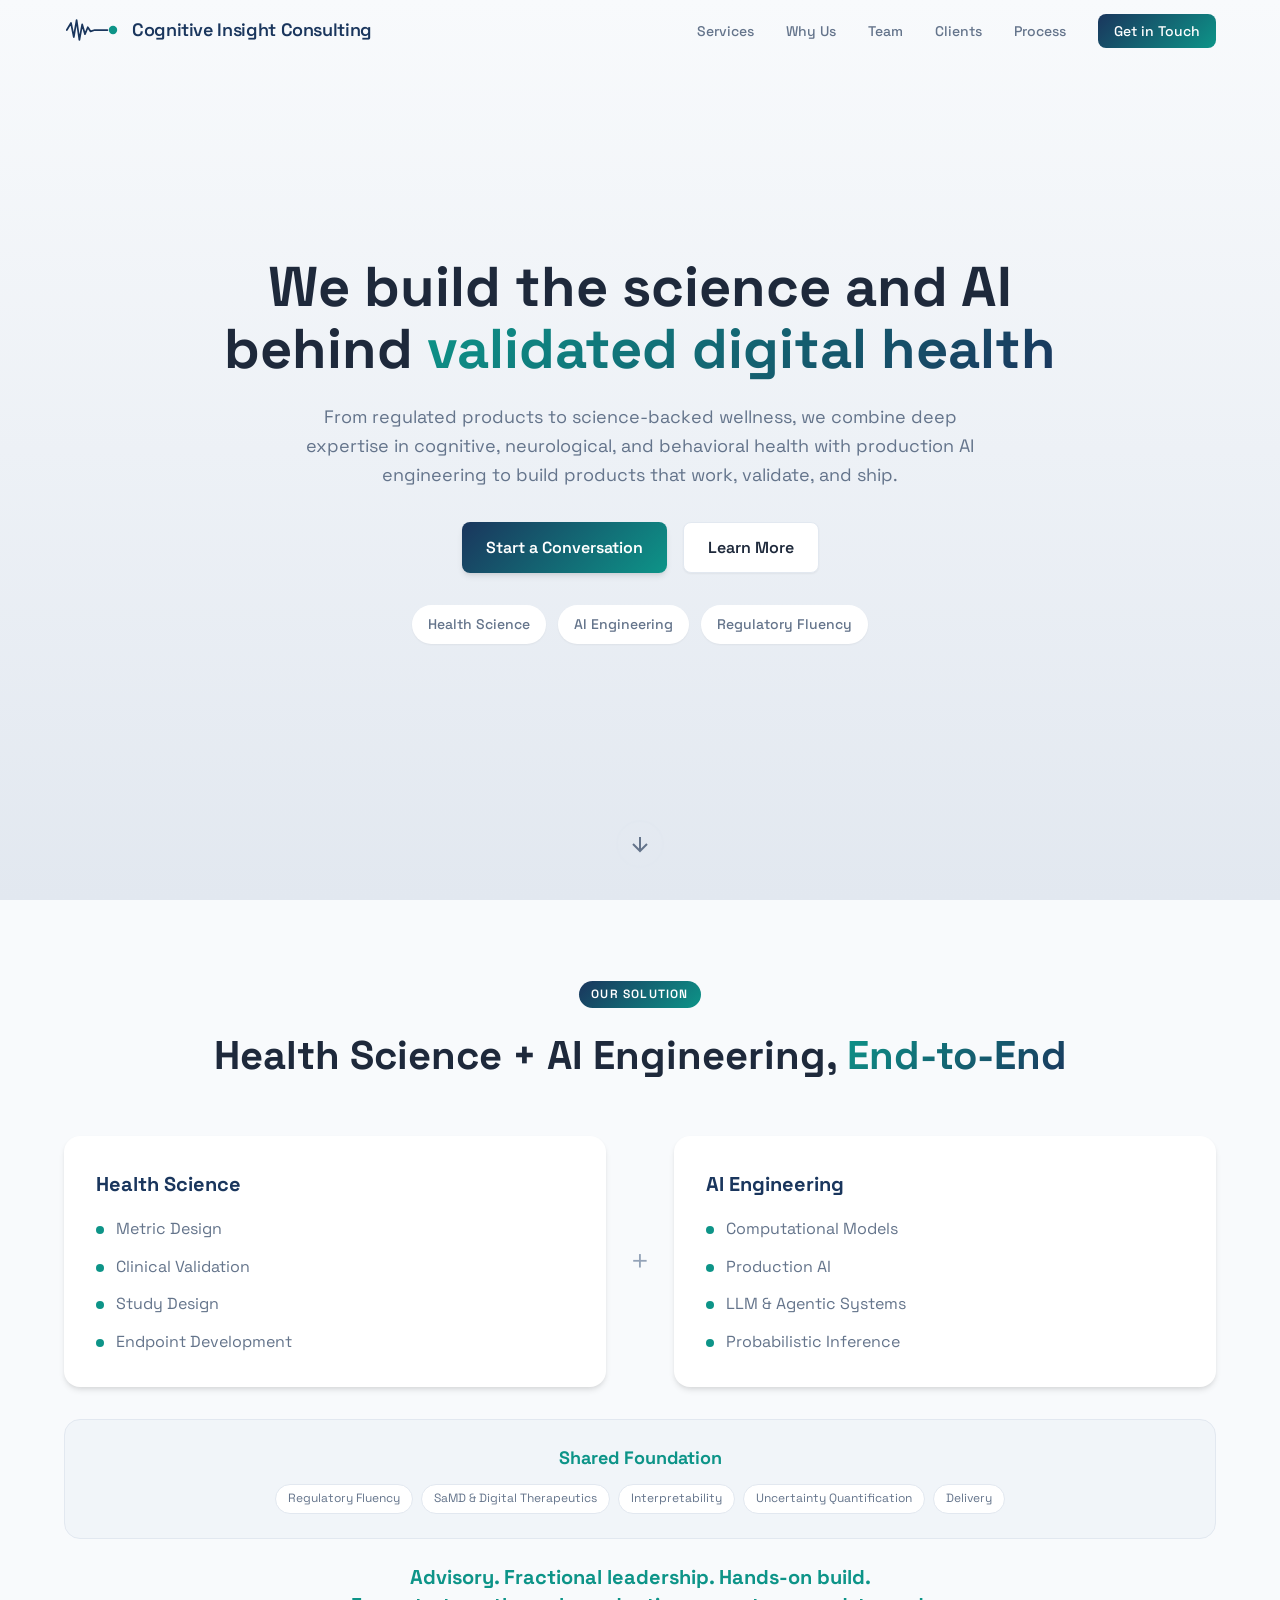
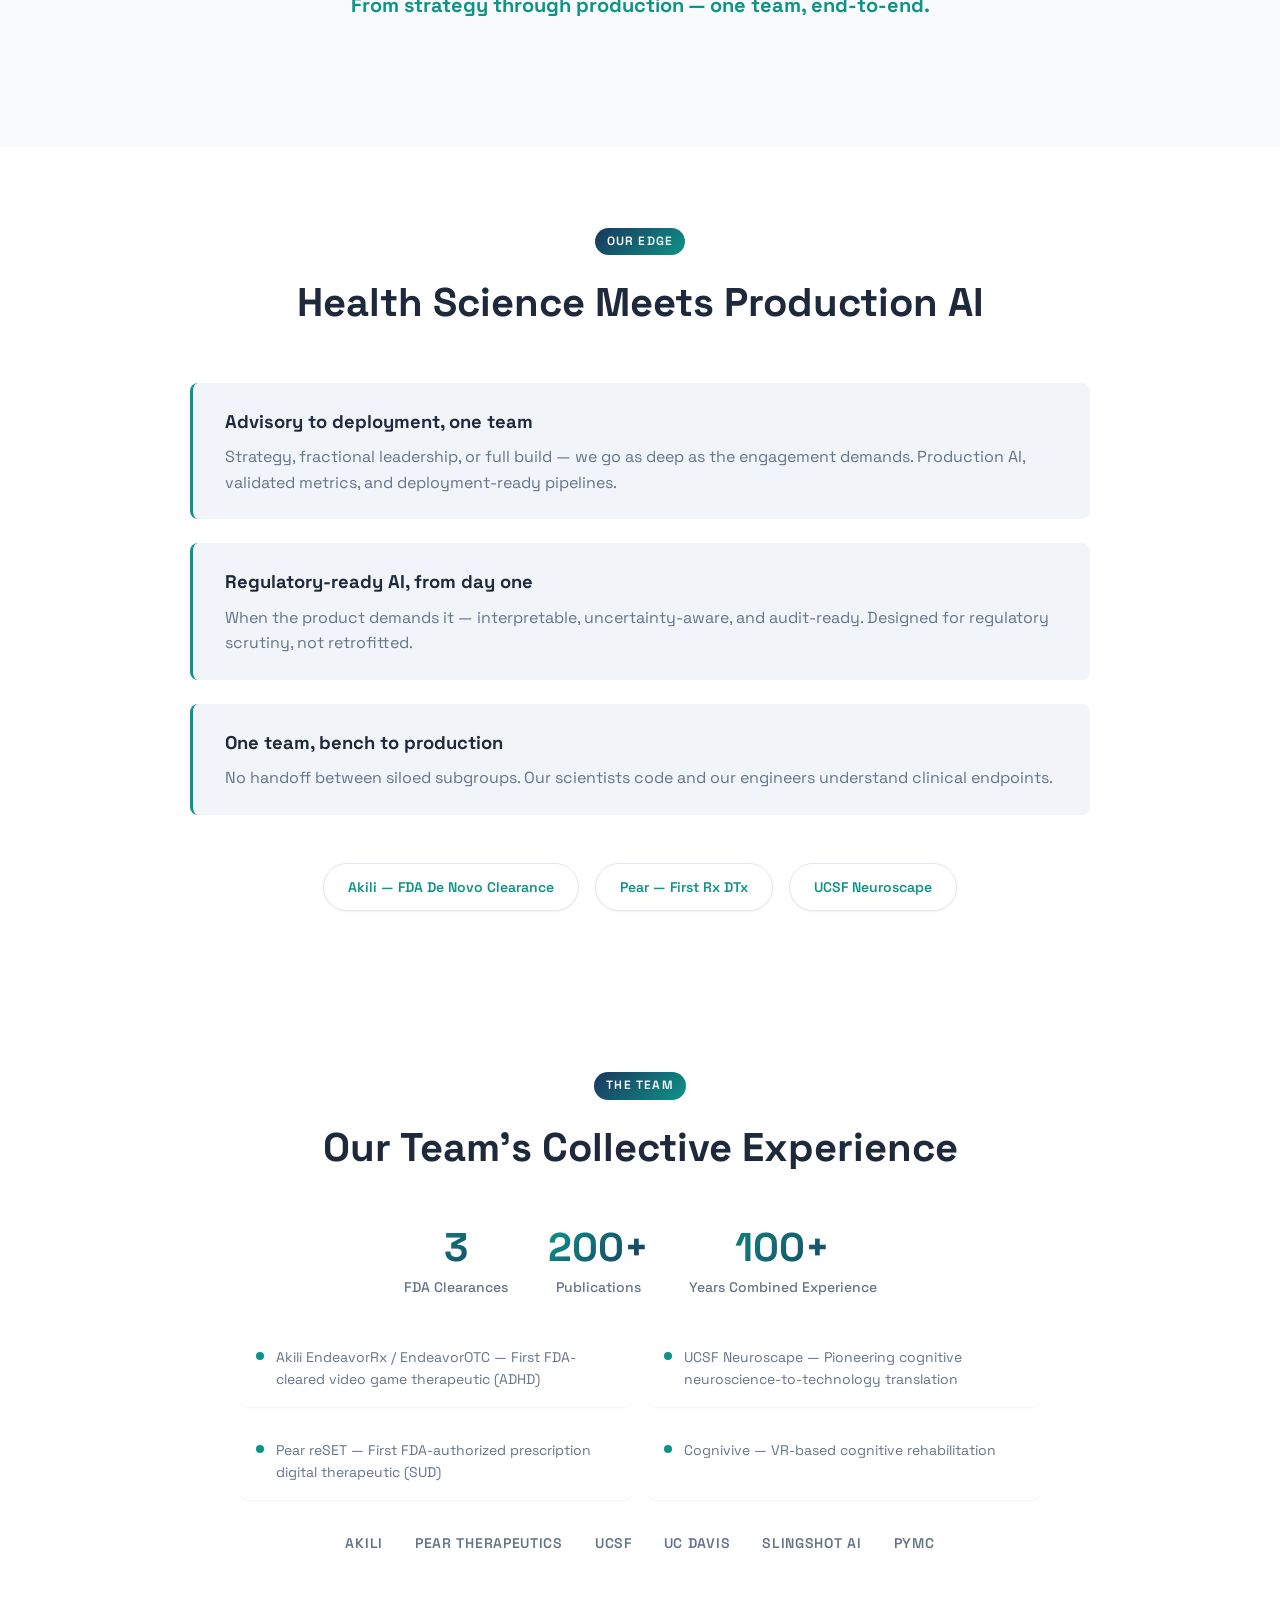
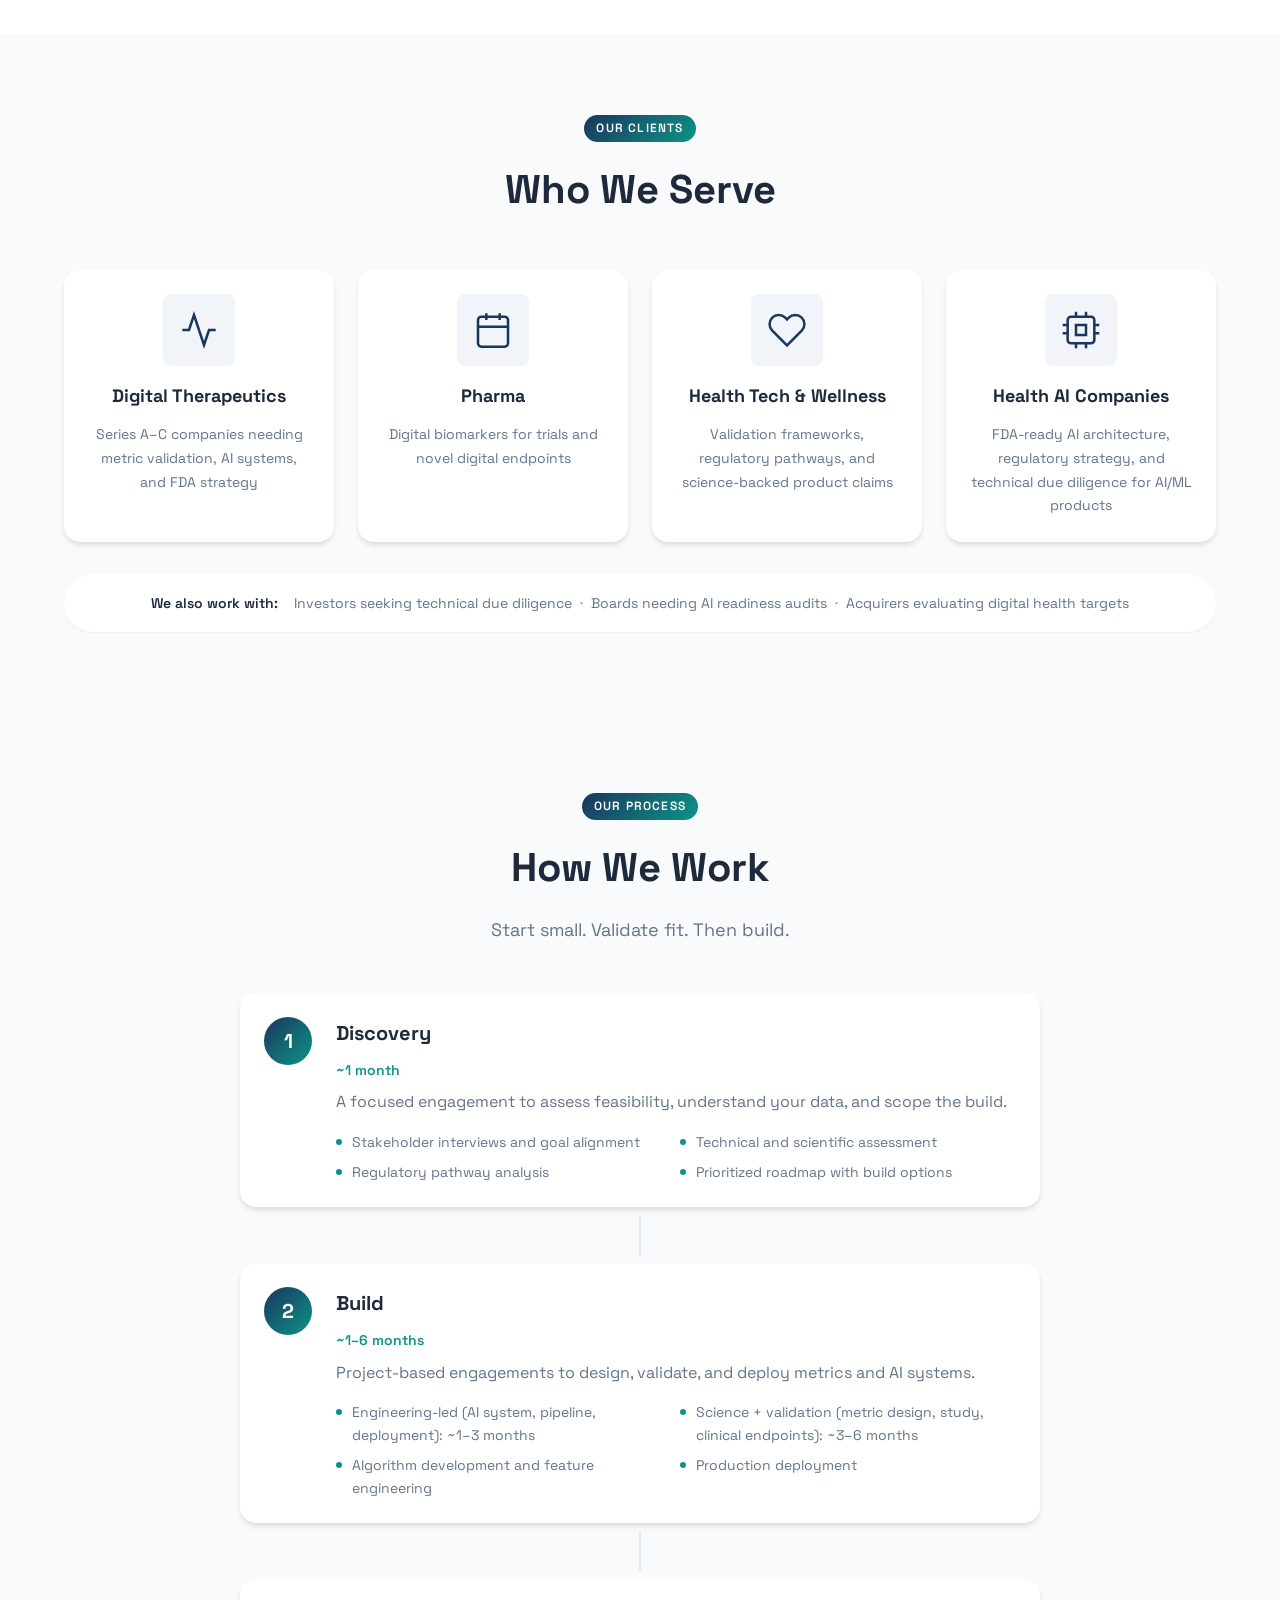
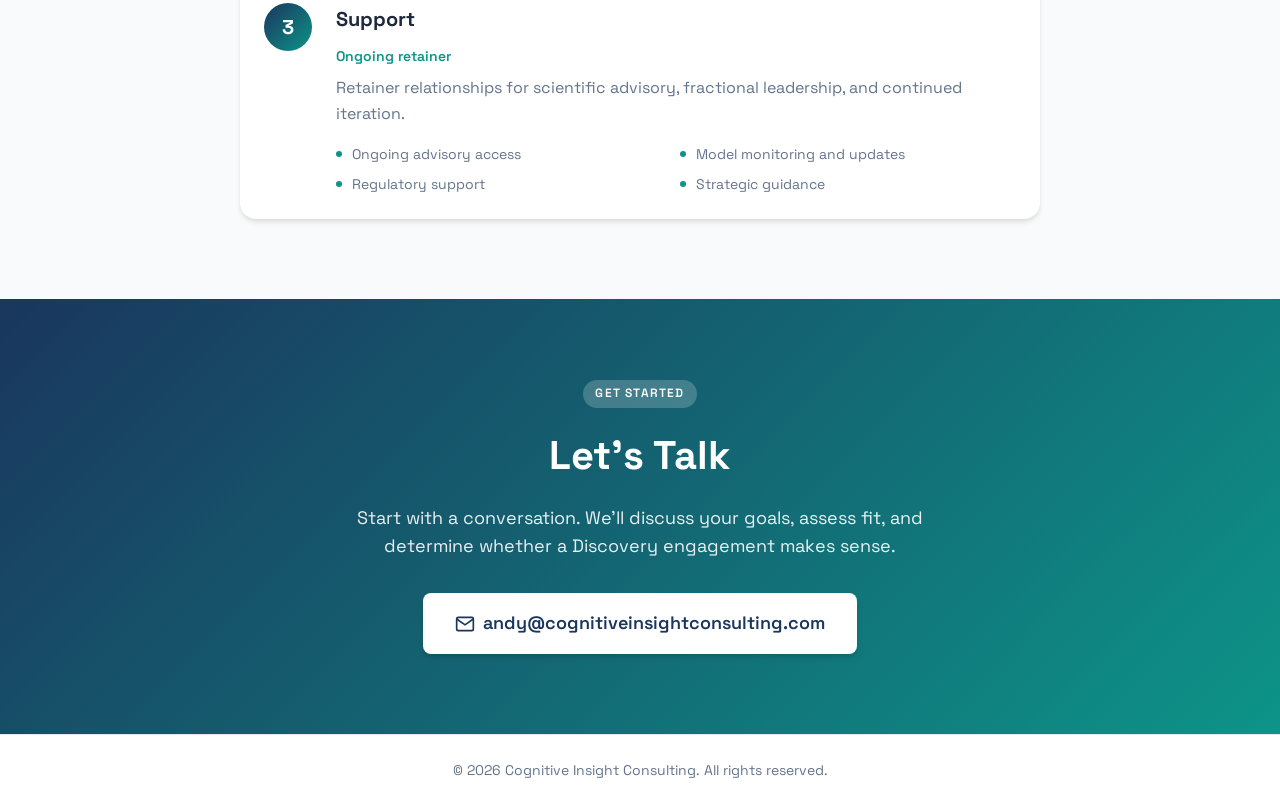
<file: index.html>
<!DOCTYPE html>
<html lang="en" class="theme-blue">
<head>
    <meta charset="UTF-8">
    <meta name="viewport" content="width=device-width, initial-scale=1.0">
    <meta name="description" content="Cognitive Insight Consulting builds the science and AI behind validated digital health and science-backed wellness products. Deep expertise in cognitive, neurological, and behavioral health — from SaMD and digital therapeutics to wellness. Advisory, fractional leadership, and hands-on build.">
    <meta name="keywords" content="digital health, AI engineering, clinical validation, digital therapeutics, FDA clearance, machine learning, healthcare, wellness, health AI, FDA-ready AI, SaMD, software as a medical device, cognitive health, behavioral health, neurotech">
    <title>Cognitive Insight Consulting | Health Science & AI Engineering</title>
    <link rel="stylesheet" href="css/styles.css?v=17">
    <link rel="preconnect" href="https://fonts.googleapis.com">
    <link rel="preconnect" href="https://fonts.gstatic.com" crossorigin>
    <link href="https://fonts.googleapis.com/css2?family=Space+Grotesk:wght@400;500;600;700&display=swap" rel="stylesheet">
</head>
<body>
    <!-- Navigation -->
    <nav class="nav" id="nav">
        <div class="nav-container">
            <a href="#hero" class="nav-logo">
                <img src="assets/logo.svg" alt="Cognitive Insight Consulting" class="logo-img">
                <span class="logo-text">Cognitive Insight Consulting</span>
            </a>
            <button class="nav-toggle" id="nav-toggle" aria-label="Toggle navigation">
                <span></span>
                <span></span>
                <span></span>
            </button>
            <ul class="nav-menu" id="nav-menu">
                <li><a href="#what-we-do" class="nav-link">Services</a></li>
                <li><a href="#why-us" class="nav-link">Why Us</a></li>
                <li><a href="#team" class="nav-link">Team</a></li>
                <li><a href="#who-we-serve" class="nav-link">Clients</a></li>
                <li><a href="#how-we-work" class="nav-link">Process</a></li>
                <li><a href="#contact" class="nav-link nav-cta">Get in Touch</a></li>
            </ul>
        </div>
    </nav>

    <!-- Theme Switcher (hidden) -->
    <div class="theme-switcher" id="theme-switcher" style="display: none;">
        <button class="theme-btn" data-theme="theme-blue" title="Deep Blue + Teal">
            <span class="theme-preview theme-preview-blue"></span>
        </button>
        <button class="theme-btn" data-theme="theme-purple" title="Purple + Blue Gradient">
            <span class="theme-preview theme-preview-purple"></span>
        </button>
        <button class="theme-btn" data-theme="theme-dark" title="Dark Mode">
            <span class="theme-preview theme-preview-dark"></span>
        </button>
    </div>

    <!-- Hero Section -->
    <section class="hero" id="hero">
        <div class="hero-bg"></div>
        <div class="container hero-content">
            <h1 class="hero-title animate-fade-up">
                We build the science and AI behind <span class="gradient-text">validated digital health</span>
            </h1>
            <p class="hero-subtitle animate-fade-up delay-1">
                From regulated products to science-backed wellness, we combine deep expertise in cognitive, neurological, and behavioral health with production AI engineering to build products that work, validate, and ship.
            </p>
            <div class="hero-cta animate-fade-up delay-2">
                <a href="#contact" class="btn btn-primary">Start a Conversation</a>
                <a href="#what-we-do" class="btn btn-secondary">Learn More</a>
            </div>
            <div class="hero-tags animate-fade-up delay-3">
                <span class="tag">Health Science</span>
                <span class="tag">AI Engineering</span>
                <span class="tag">Regulatory Fluency</span>
            </div>
        </div>
        <div class="hero-scroll">
            <a href="#what-we-do" class="scroll-indicator" aria-label="Scroll down">
                <svg width="24" height="24" viewBox="0 0 24 24" fill="none" stroke="currentColor" stroke-width="2">
                    <path d="M12 5v14M19 12l-7 7-7-7"/>
                </svg>
            </a>
        </div>
    </section>

    <!-- What We Do Section -->
    <section class="section" id="what-we-do">
        <div class="container">
            <div class="section-header">
                <span class="section-label animate-on-scroll">Our Solution</span>
                <h2 class="section-title animate-on-scroll">Health Science + AI Engineering, <span class="gradient-text">End-to-End</span></h2>
            </div>

            <div class="pillars animate-on-scroll">
                <div class="pillar">
                    <div class="pillar-title">Health Science</div>
                    <div class="pillar-items">
                        <div class="pillar-item">Metric Design</div>
                        <div class="pillar-item">Clinical Validation</div>
                        <div class="pillar-item">Study Design</div>
                        <div class="pillar-item">Endpoint Development</div>
                    </div>
                </div>
                <div class="pillar-connector">+</div>
                <div class="pillar">
                    <div class="pillar-title">AI Engineering</div>
                    <div class="pillar-items">
                        <div class="pillar-item">Computational Models</div>
                        <div class="pillar-item">Production AI</div>
                        <div class="pillar-item">LLM &amp; Agentic Systems</div>
                        <div class="pillar-item">Probabilistic Inference</div>
                    </div>
                </div>
            </div>

            <div class="shared-foundation animate-on-scroll">
                <div class="shared-foundation-title">Shared Foundation</div>
                <div class="shared-tags">
                    <span class="shared-tag">Regulatory Fluency</span>
                    <span class="shared-tag">SaMD &amp; Digital Therapeutics</span>
                    <span class="shared-tag">Interpretability</span>
                    <span class="shared-tag">Uncertainty Quantification</span>
                    <span class="shared-tag">Delivery</span>
                </div>
            </div>

            <p class="solution-cta animate-on-scroll">
                Advisory. Fractional leadership. Hands-on build.<br>
                From strategy through production — one team, end-to-end.
            </p>

        </div>
    </section>

    <!-- Why Us Section -->
    <section class="section section-alt" id="why-us">
        <div class="container">
            <div class="section-header">
                <span class="section-label animate-on-scroll">Our Edge</span>
                <h2 class="section-title animate-on-scroll">Health Science Meets Production AI</h2>
            </div>

            <!-- Approach Contrast -->
            <div class="edge-cards">
                <div class="edge-card animate-on-scroll">
                    <div class="edge-title">Advisory to deployment, one team</div>
                    <div class="edge-desc">Strategy, fractional leadership, or full build — we go as deep as the engagement demands. Production AI, validated metrics, and deployment-ready pipelines.</div>
                </div>
                <div class="edge-card animate-on-scroll">
                    <div class="edge-title">Regulatory-ready AI, from day one</div>
                    <div class="edge-desc">When the product demands it — interpretable, uncertainty-aware, and audit-ready. Designed for regulatory scrutiny, not retrofitted.</div>
                </div>
                <div class="edge-card animate-on-scroll">
                    <div class="edge-title">One team, bench to production</div>
                    <div class="edge-desc">No handoff between siloed subgroups. Our scientists code and our engineers understand clinical endpoints.</div>
                </div>
            </div>

            <!-- Track Record Badges -->
            <div class="track-badges animate-on-scroll">
                <span class="track-badge">Akili &mdash; FDA De Novo Clearance</span>
                <span class="track-badge">Pear &mdash; First Rx DTx</span>
                <span class="track-badge">UCSF Neuroscape</span>
            </div>
        </div>
    </section>

    <!-- Team Section -->
    <section class="section section-alt" id="team">
        <div class="container">
            <div class="section-header">
                <span class="section-label animate-on-scroll">The Team</span>
                <h2 class="section-title animate-on-scroll">Our Team's Collective Experience</h2>
            </div>

            <!-- Stats Banner -->
            <div class="team-stats animate-on-scroll">
                <div class="team-stat">
                    <div class="team-stat-number">3</div>
                    <div class="team-stat-label">FDA Clearances</div>
                </div>
                <div class="team-stat">
                    <div class="team-stat-number">200+</div>
                    <div class="team-stat-label">Publications</div>
                </div>
                <div class="team-stat">
                    <div class="team-stat-number">100+</div>
                    <div class="team-stat-label">Years Combined Experience</div>
                </div>
            </div>

            <!-- Accomplishments -->
            <div class="team-accomplishments animate-on-scroll">
                <div class="team-accomplishment">Akili EndeavorRx / EndeavorOTC &mdash; First FDA-cleared video game therapeutic (ADHD)</div>
                <div class="team-accomplishment">UCSF Neuroscape &mdash; Pioneering cognitive neuroscience-to-technology translation</div>
                <div class="team-accomplishment">Pear reSET &mdash; First FDA-authorized prescription digital therapeutic (SUD)</div>
                <div class="team-accomplishment">Cognivive &mdash; VR-based cognitive rehabilitation</div>
            </div>

            <!-- Institution Logos -->
            <div class="team-logos animate-on-scroll">
                <span class="team-logo-text">Akili</span>
                <span class="team-logo-text">Pear Therapeutics</span>
                <span class="team-logo-text">UCSF</span>
                <span class="team-logo-text">UC Davis</span>
                <span class="team-logo-text">Slingshot AI</span>
                <span class="team-logo-text">PyMC</span>
            </div>
        </div>
    </section>

    <!-- Who We Serve Section -->
    <section class="section" id="who-we-serve">
        <div class="container">
            <div class="section-header">
                <span class="section-label animate-on-scroll">Our Clients</span>
                <h2 class="section-title animate-on-scroll">Who We Serve</h2>
            </div>
            <div class="clients-grid">
                <div class="client-card animate-on-scroll">
                    <div class="client-icon">
                        <svg width="40" height="40" viewBox="0 0 24 24" fill="none" stroke="currentColor" stroke-width="1.5">
                            <path d="M22 12h-4l-3 9L9 3l-3 9H2"/>
                        </svg>
                    </div>
                    <h3 class="client-title">Digital Therapeutics</h3>
                    <p class="client-desc">Series A&ndash;C companies needing metric validation, AI systems, and FDA strategy</p>
                </div>
                <div class="client-card animate-on-scroll">
                    <div class="client-icon">
                        <svg width="40" height="40" viewBox="0 0 24 24" fill="none" stroke="currentColor" stroke-width="1.5">
                            <path d="M8 2v4M16 2v4M3 10h18M5 4h14a2 2 0 012 2v14a2 2 0 01-2 2H5a2 2 0 01-2-2V6a2 2 0 012-2z"/>
                        </svg>
                    </div>
                    <h3 class="client-title">Pharma</h3>
                    <p class="client-desc">Digital biomarkers for trials and novel digital endpoints</p>
                </div>
                <div class="client-card animate-on-scroll">
                    <div class="client-icon">
                        <svg width="40" height="40" viewBox="0 0 24 24" fill="none" stroke="currentColor" stroke-width="1.5">
                            <path d="M20.84 4.61a5.5 5.5 0 00-7.78 0L12 5.67l-1.06-1.06a5.5 5.5 0 00-7.78 7.78l1.06 1.06L12 21.23l7.78-7.78 1.06-1.06a5.5 5.5 0 000-7.78z"/>
                        </svg>
                    </div>
                    <h3 class="client-title">Health Tech &amp; Wellness</h3>
                    <p class="client-desc">Validation frameworks, regulatory pathways, and science-backed product claims</p>
                </div>
                <div class="client-card animate-on-scroll">
                    <div class="client-icon">
                        <svg width="40" height="40" viewBox="0 0 24 24" fill="none" stroke="currentColor" stroke-width="1.5">
                            <rect x="4" y="4" width="16" height="16" rx="2"/><path d="M9 9h6v6H9z"/><path d="M9 1v3M15 1v3M9 20v3M15 20v3M20 9h3M20 14h3M1 9h3M1 14h3"/>
                        </svg>
                    </div>
                    <h3 class="client-title">Health AI Companies</h3>
                    <p class="client-desc">FDA-ready AI architecture, regulatory strategy, and technical due diligence for AI/ML products</p>
                </div>
            </div>
            <div class="clients-also animate-on-scroll">
                <span class="clients-also-label">We also work with:</span>
                <span class="clients-also-item">Investors seeking technical due diligence</span>
                <span class="clients-also-sep">&middot;</span>
                <span class="clients-also-item">Boards needing AI readiness audits</span>
                <span class="clients-also-sep">&middot;</span>
                <span class="clients-also-item">Acquirers evaluating digital health targets</span>
            </div>
        </div>
    </section>

    <!-- How We Work Section -->
    <section class="section" id="how-we-work">
        <div class="container">
            <div class="section-header">
                <span class="section-label animate-on-scroll">Our Process</span>
                <h2 class="section-title animate-on-scroll">How We Work</h2>
                <p class="section-subtitle animate-on-scroll">Start small. Validate fit. Then build.</p>
            </div>
            <div class="process-flow">
                <div class="process-step animate-on-scroll">
                    <div class="process-number">1</div>
                    <div class="process-content">
                        <h3 class="process-title">Discovery</h3>
                        <span class="process-duration">~1 month</span>
                        <p class="process-desc">A focused engagement to assess feasibility, understand your data, and scope the build.</p>
                        <ul class="process-details">
                            <li>Stakeholder interviews and goal alignment</li>
                            <li>Technical and scientific assessment</li>
                            <li>Regulatory pathway analysis</li>
                            <li>Prioritized roadmap with build options</li>
                        </ul>
                    </div>
                </div>
                <div class="process-connector animate-on-scroll"></div>
                <div class="process-step animate-on-scroll">
                    <div class="process-number">2</div>
                    <div class="process-content">
                        <h3 class="process-title">Build</h3>
                        <span class="process-duration">~1–6 months</span>
                        <p class="process-desc">Project-based engagements to design, validate, and deploy metrics and AI systems.</p>
                        <ul class="process-details">
                            <li>Engineering-led (AI system, pipeline, deployment): ~1–3 months</li>
                            <li>Science + validation (metric design, study, clinical endpoints): ~3–6 months</li>
                            <li>Algorithm development and feature engineering</li>
                            <li>Production deployment</li>
                        </ul>
                    </div>
                </div>
                <div class="process-connector animate-on-scroll"></div>
                <div class="process-step animate-on-scroll">
                    <div class="process-number">3</div>
                    <div class="process-content">
                        <h3 class="process-title">Support</h3>
                        <span class="process-duration">Ongoing retainer</span>
                        <p class="process-desc">Retainer relationships for scientific advisory, fractional leadership, and continued iteration.</p>
                        <ul class="process-details">
                            <li>Ongoing advisory access</li>
                            <li>Model monitoring and updates</li>
                            <li>Regulatory support</li>
                            <li>Strategic guidance</li>
                        </ul>
                    </div>
                </div>
            </div>
        </div>
    </section>

    <!-- Contact Section -->
    <section class="section section-contact" id="contact">
        <div class="container">
            <div class="contact-content animate-on-scroll">
                <span class="section-label">Get Started</span>
                <h2 class="contact-title">Let's Talk</h2>
                <p class="contact-desc">Start with a conversation. We'll discuss your goals, assess fit, and determine whether a Discovery engagement makes sense.</p>
                <a href="mailto:andy@cognitiveinsightconsulting.com" class="btn btn-primary btn-large">
                    <svg width="20" height="20" viewBox="0 0 24 24" fill="none" stroke="currentColor" stroke-width="2">
                        <path d="M4 4h16c1.1 0 2 .9 2 2v12c0 1.1-.9 2-2 2H4c-1.1 0-2-.9-2-2V6c0-1.1.9-2 2-2z"/>
                        <polyline points="22,6 12,13 2,6"/>
                    </svg>
                    andy@cognitiveinsightconsulting.com
                </a>
            </div>
        </div>
    </section>

    <!-- Footer -->
    <footer class="footer">
        <div class="container">
            <div class="footer-content">
                <p class="footer-text">&copy; 2026 Cognitive Insight Consulting. All rights reserved.</p>
            </div>
        </div>
    </footer>

    <script src="js/main.js"></script>
</body>
</html>
</file>
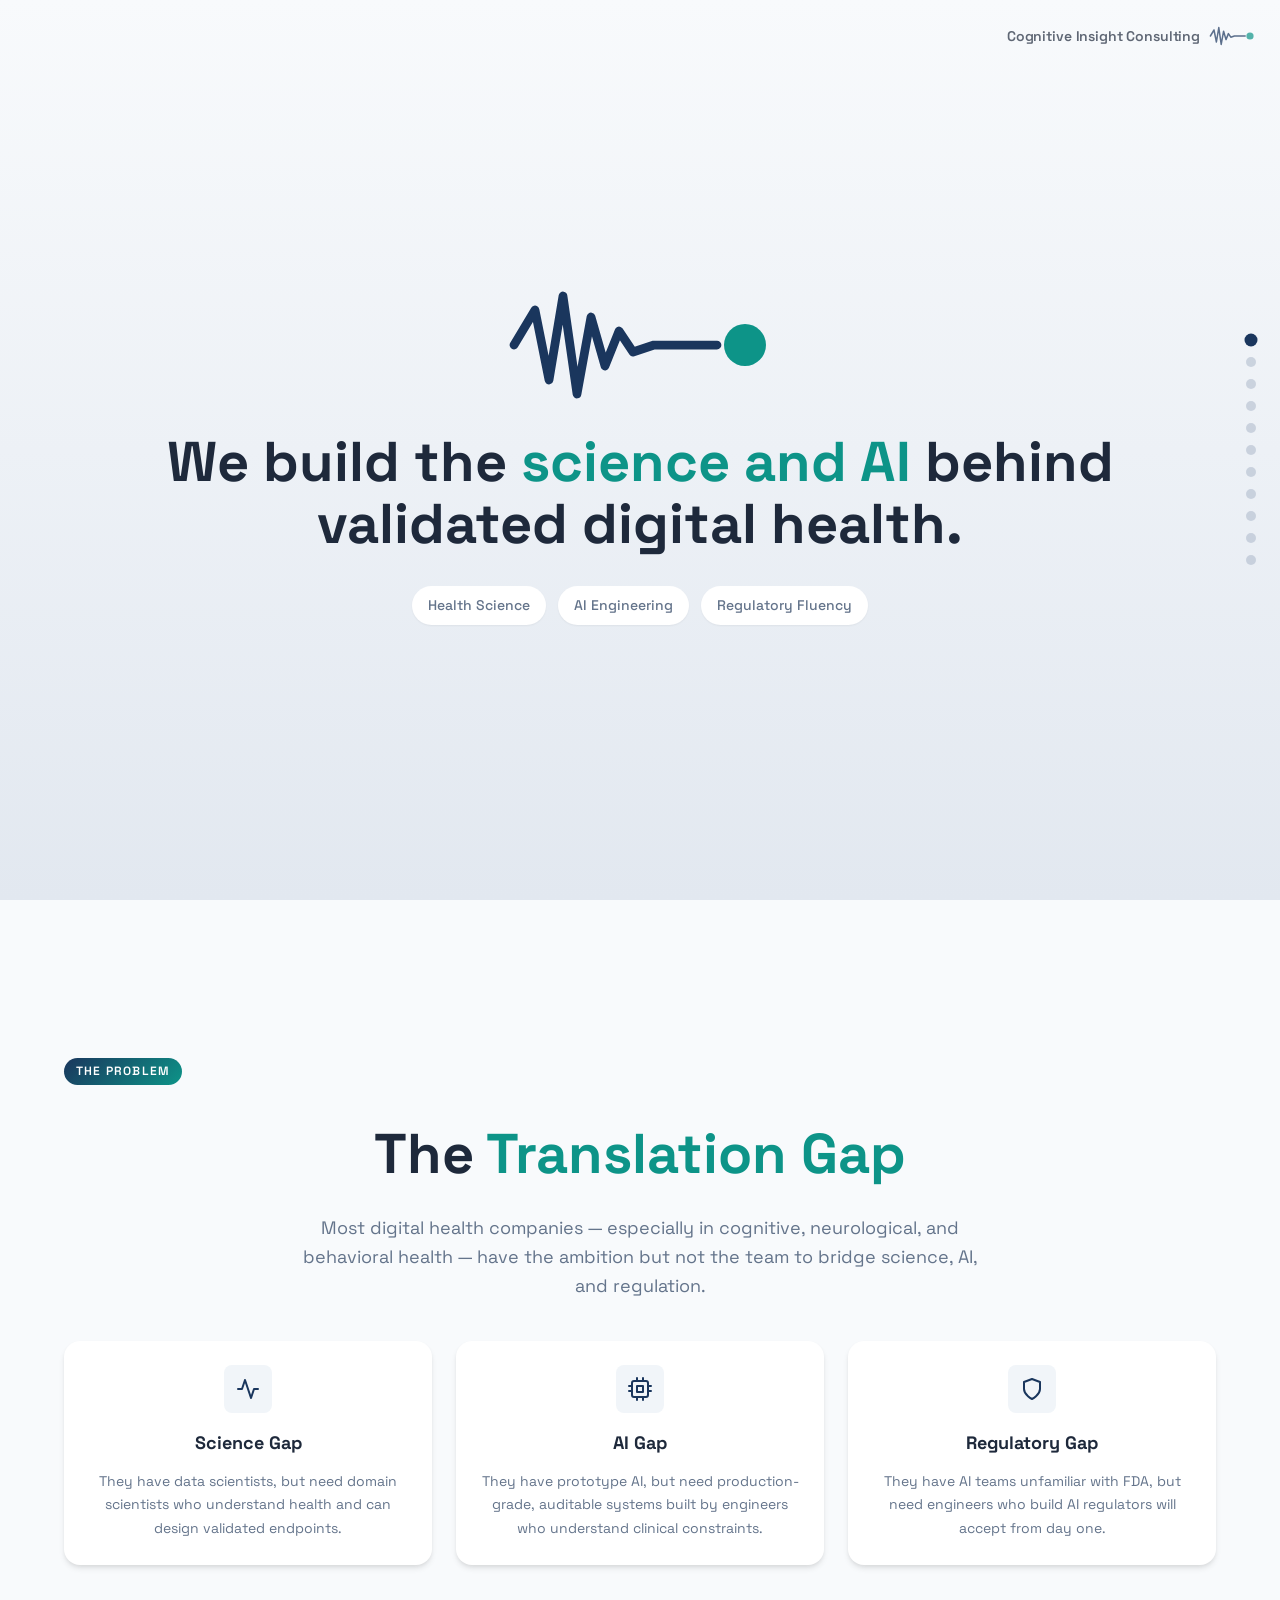
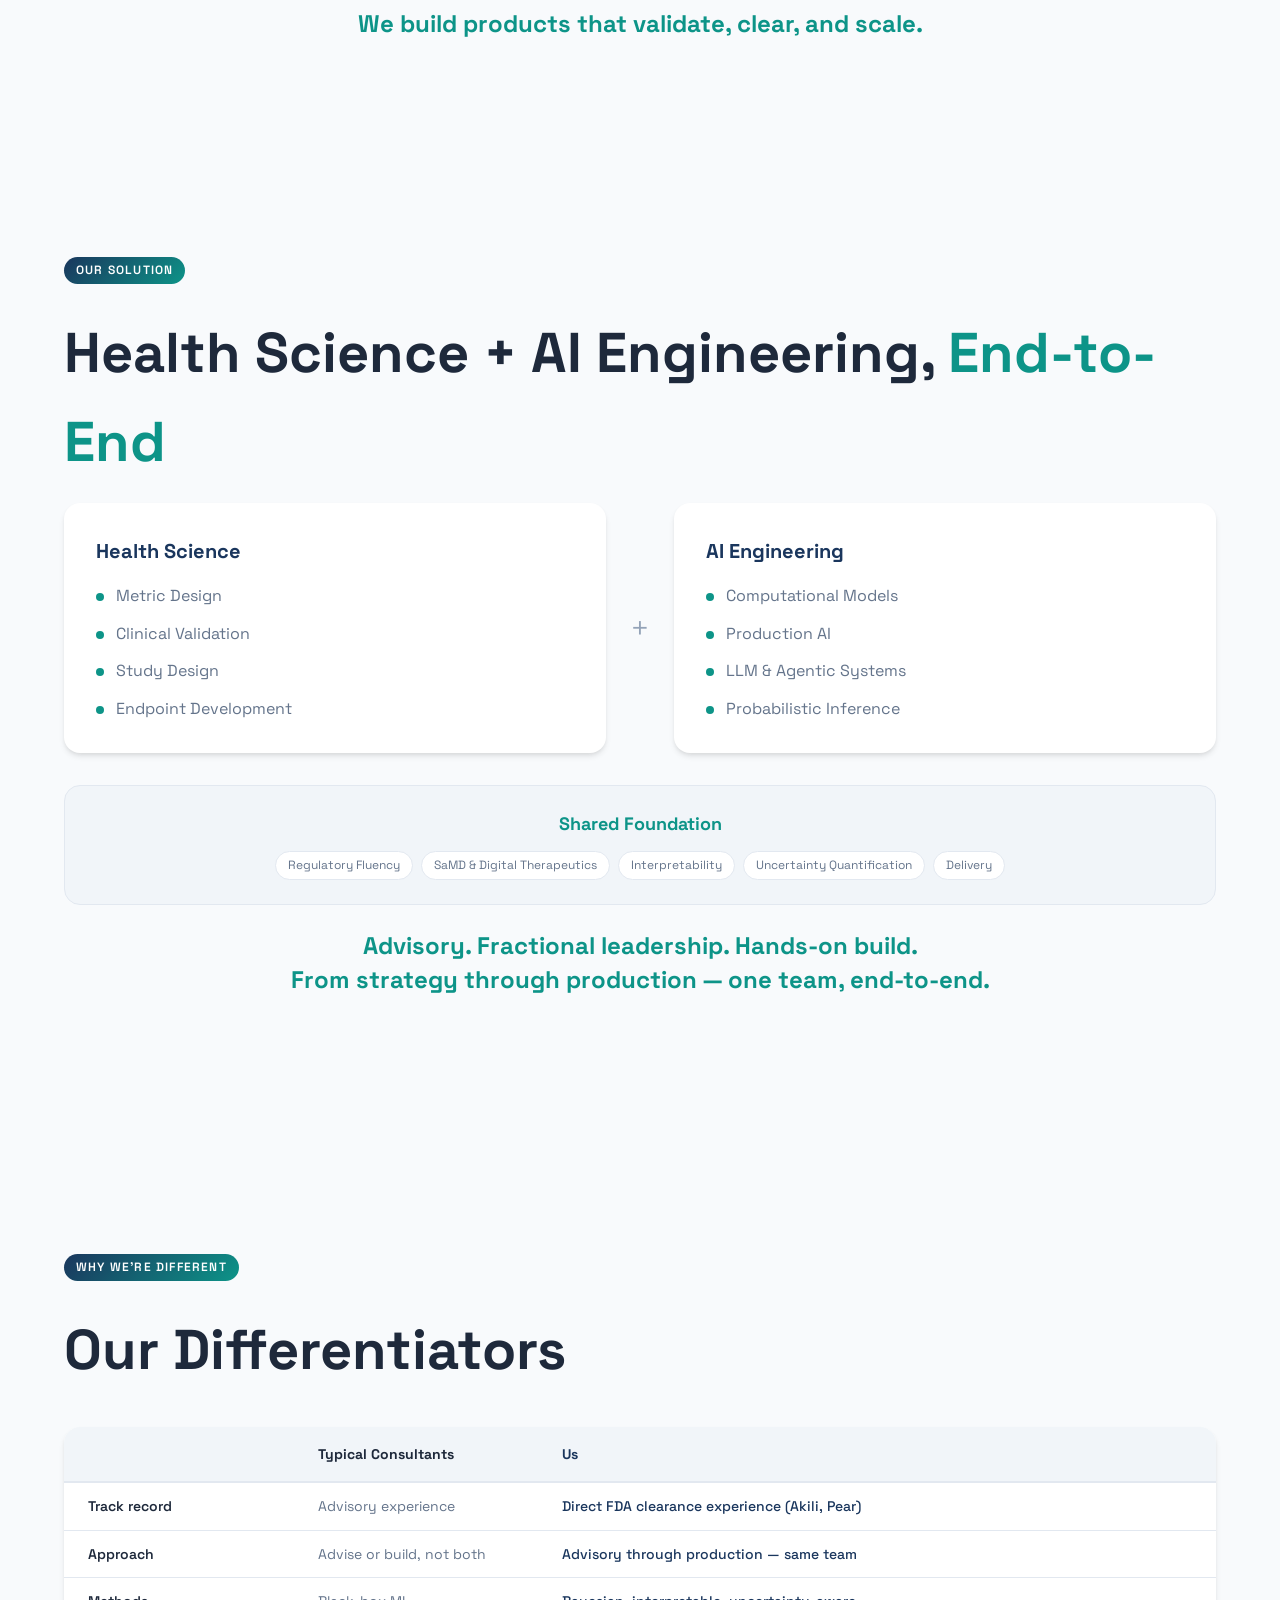
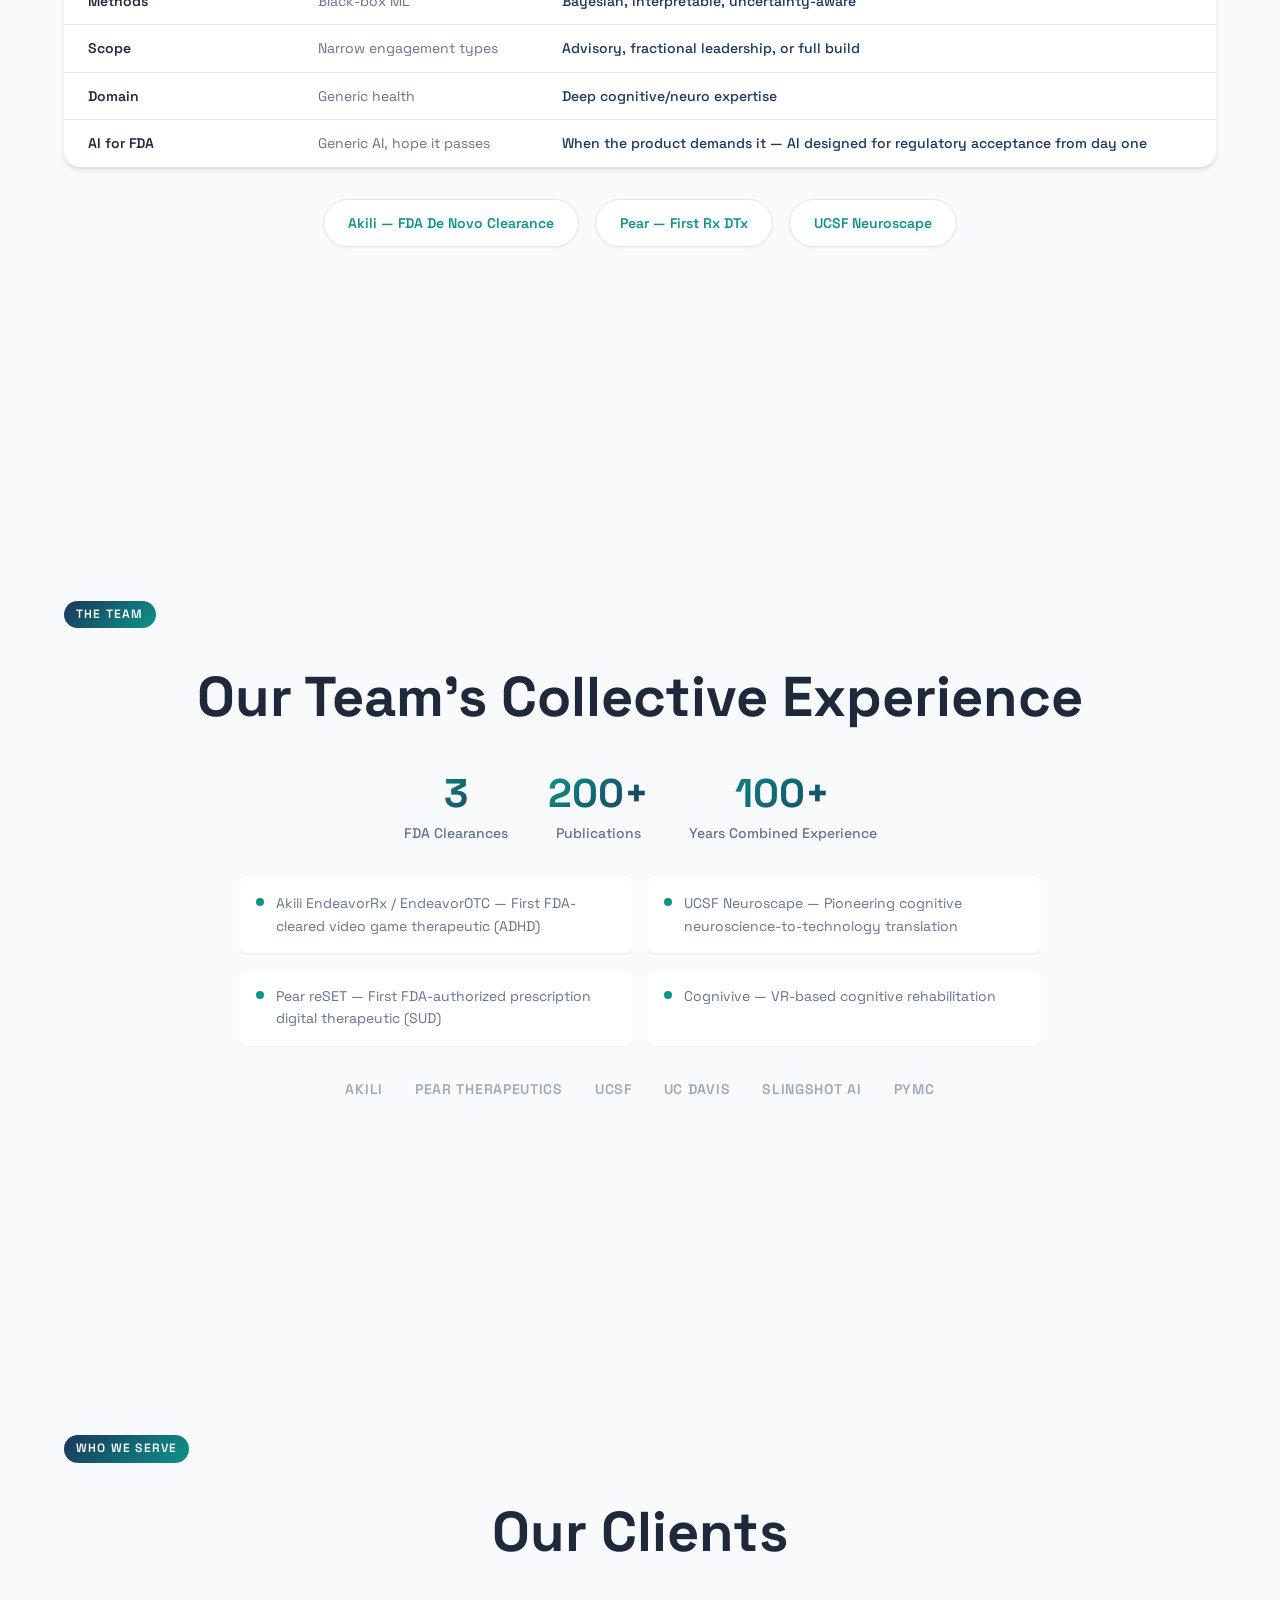
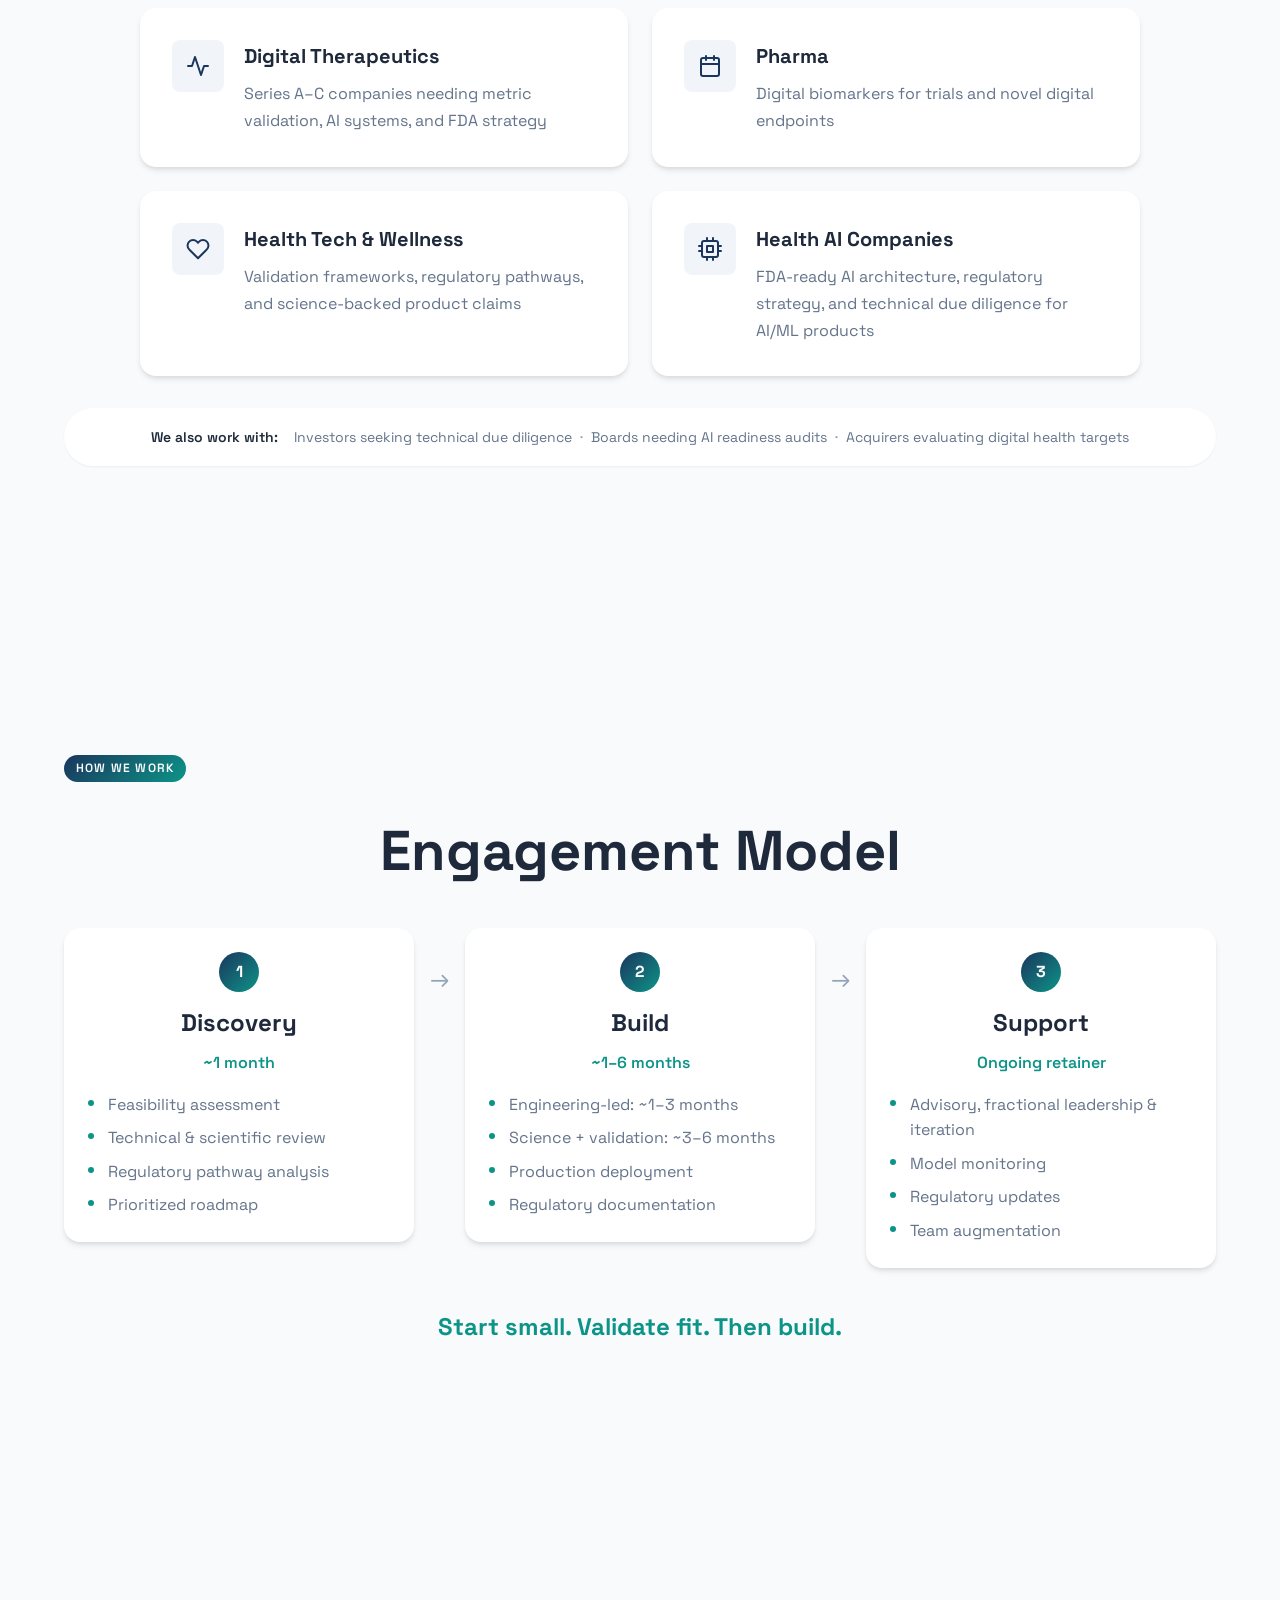
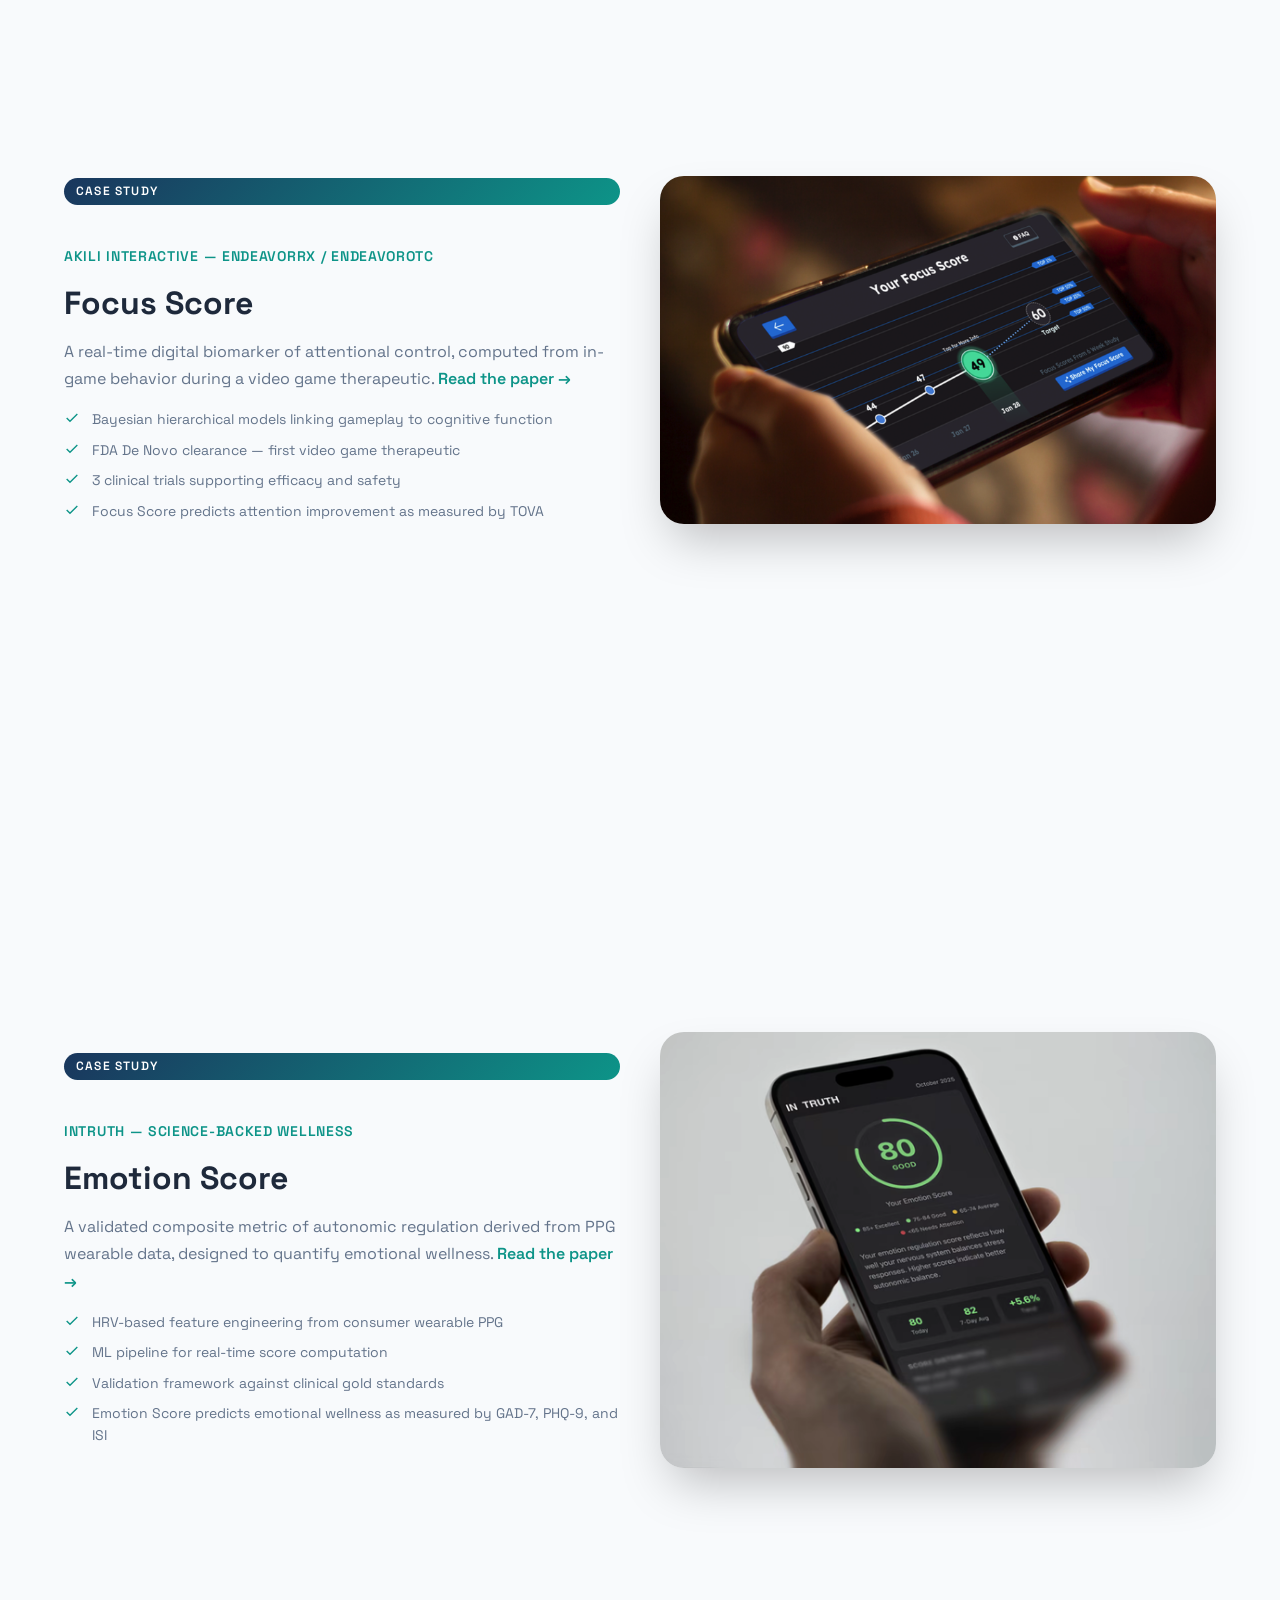
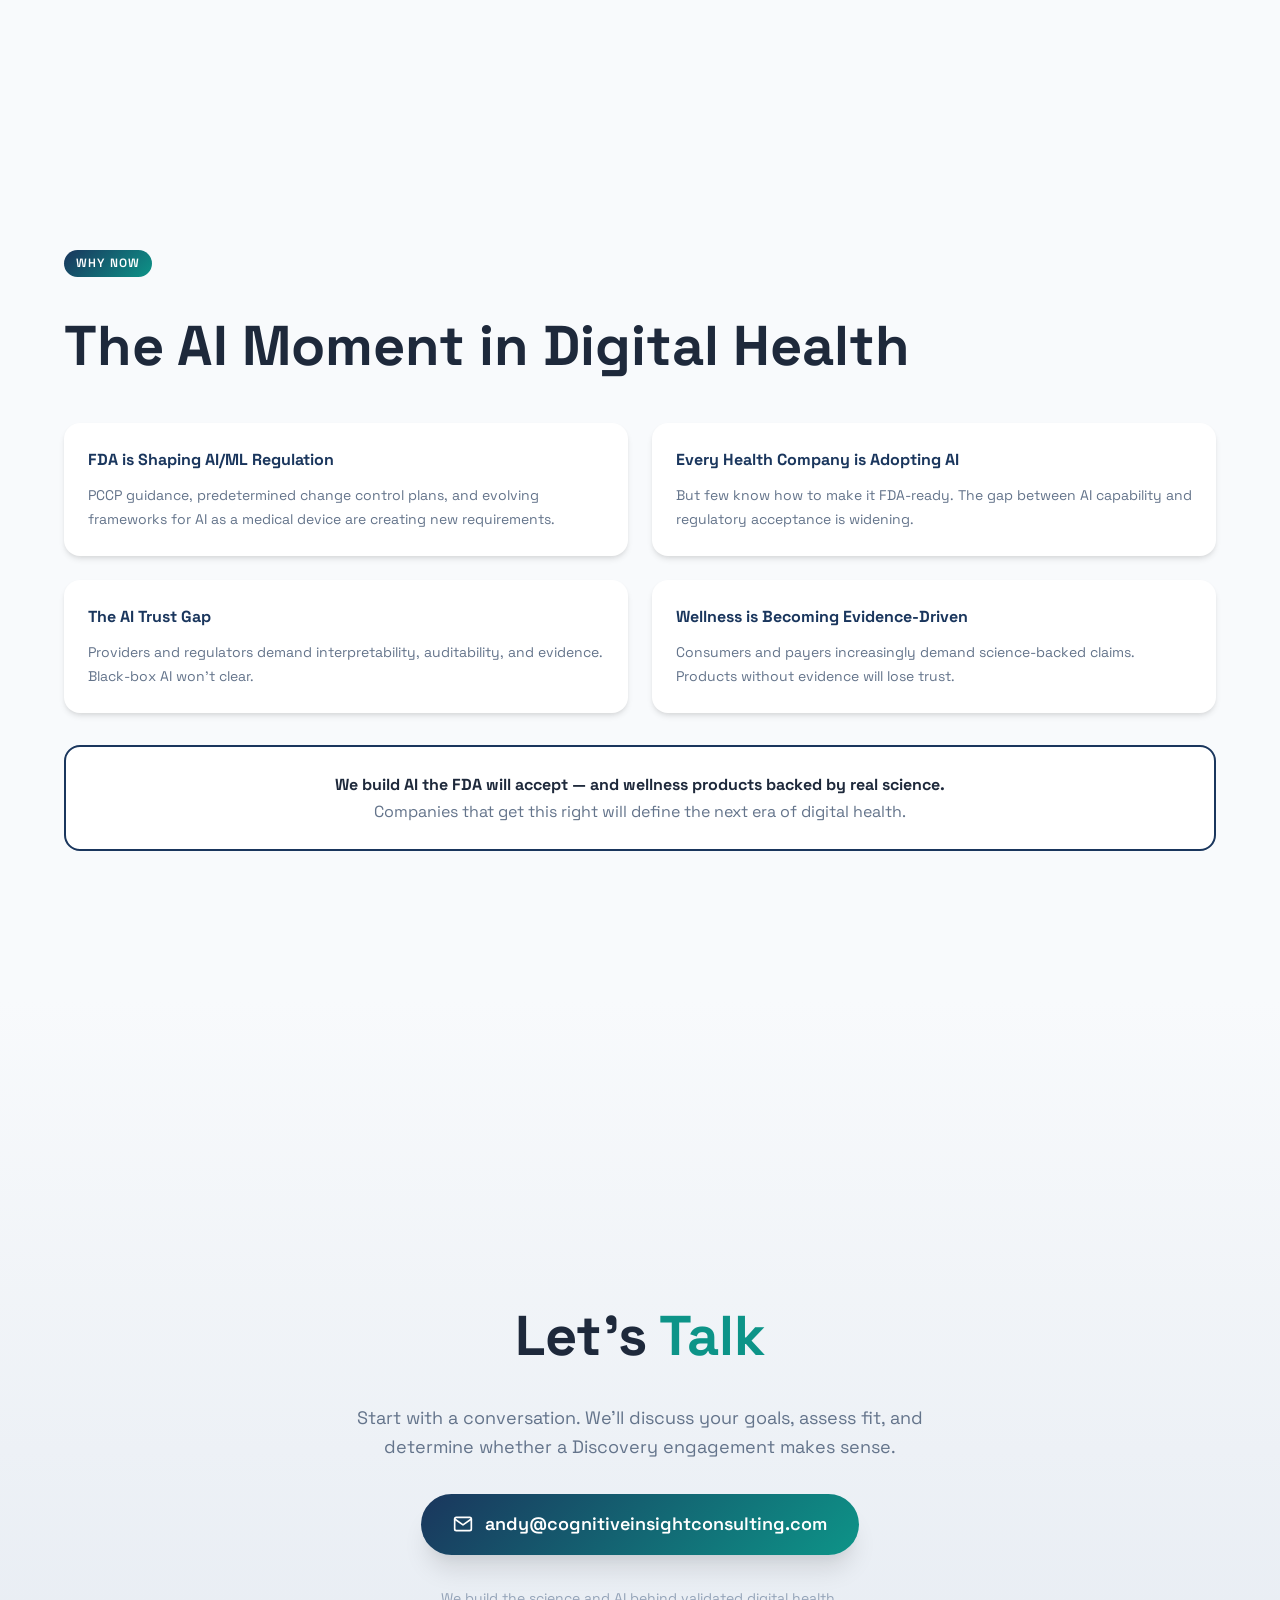
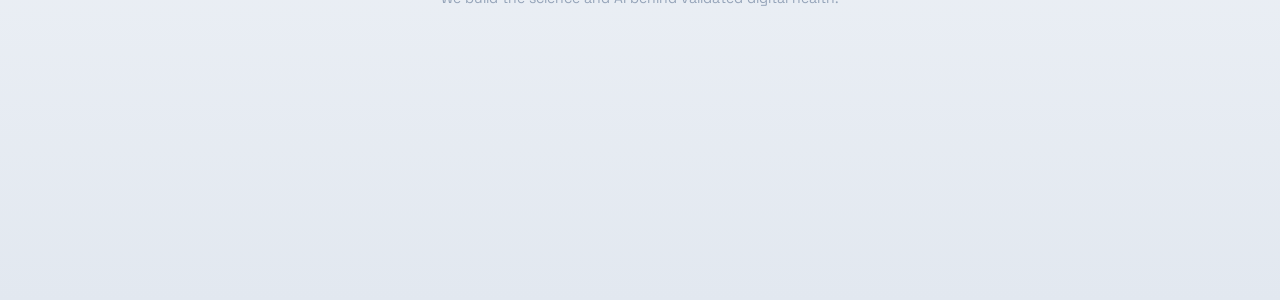
<file: deck.html>
<!DOCTYPE html>
<html lang="en" class="theme-blue deck">
<head>
    <meta charset="UTF-8">
    <meta name="viewport" content="width=device-width, initial-scale=1.0">
    <meta name="description" content="Cognitive Insight Consulting — We build the science and AI behind validated digital health.">
    <title>Cognitive Insight Consulting — Pitch Deck</title>

    <!-- Fonts -->
    <link rel="preconnect" href="https://fonts.googleapis.com">
    <link rel="preconnect" href="https://fonts.gstatic.com" crossorigin>
    <link href="https://fonts.googleapis.com/css2?family=Space+Grotesk:wght@400;500;600;700;800&display=swap" rel="stylesheet">

    <!-- Styles -->
    <link rel="stylesheet" href="css/styles.css?v=10">
    <link rel="stylesheet" href="css/deck.css?v=2">
</head>
<body>

<!-- Progress Bar -->
<div class="deck-progress" style="width: 0%"></div>

<!-- Logo -->
<div class="deck-logo">
    <span class="deck-logo-text">Cognitive Insight Consulting</span>
    <img src="assets/logo.svg" alt="CIC" class="deck-logo-img">
</div>

<!-- Navigation Dots -->
<nav class="deck-nav" aria-label="Slide navigation">
    <button class="deck-nav-dot active" aria-label="Slide 1"></button>
    <button class="deck-nav-dot" aria-label="Slide 2"></button>
    <button class="deck-nav-dot" aria-label="Slide 3"></button>
    <button class="deck-nav-dot" aria-label="Slide 4"></button>
    <button class="deck-nav-dot" aria-label="Slide 5"></button>
    <button class="deck-nav-dot" aria-label="Slide 6"></button>
    <button class="deck-nav-dot" aria-label="Slide 7"></button>
    <button class="deck-nav-dot" aria-label="Slide 8"></button>
    <button class="deck-nav-dot" aria-label="Slide 9"></button>
    <button class="deck-nav-dot" aria-label="Slide 10"></button>
    <button class="deck-nav-dot" aria-label="Slide 11"></button>
</nav>

<!-- Keyboard Hint -->
<div class="deck-hint">
    Use <kbd>&larr;</kbd> <kbd>&rarr;</kbd> arrow keys or scroll to navigate
</div>


<!-- ====================================================================
     SLIDE 1 — Title
     ==================================================================== -->
<section class="slide slide-title" id="slide-1">
    <div class="slide-inner">
        <img src="assets/logo.svg" alt="Cognitive Insight Consulting" class="title-logo">
        <h1 class="hero-title">
            We build the <span class="deck-highlight">science and AI</span> behind validated digital health.
        </h1>
        <div class="hero-tags">
            <span class="tag">Health Science</span>
            <span class="tag">AI Engineering</span>
            <span class="tag">Regulatory Fluency</span>
        </div>
    </div>
</section>


<!-- ====================================================================
     SLIDE 2 — The Problem
     ==================================================================== -->
<section class="slide" id="slide-2">
    <div class="slide-inner">
        <span class="slide-label">The Problem</span>
        <h2 class="slide-heading" style="text-align: center;">The <span class="deck-highlight">Translation Gap</span></h2>
        <p class="slide-subheading" style="text-align: center; margin: 0 auto var(--space-10);">Most digital health companies — especially in cognitive, neurological, and behavioral health — have the ambition but not the team to bridge science, AI, and regulation.</p>

        <div class="problem-gaps">
            <div class="problem-gap">
                <div class="problem-gap-icon">
                    <svg width="24" height="24" viewBox="0 0 24 24" fill="none" stroke="currentColor" stroke-width="2" stroke-linecap="round" stroke-linejoin="round"><path d="M22 12h-4l-3 9L9 3l-3 9H2"/></svg>
                </div>
                <div class="problem-gap-title">Science Gap</div>
                <div class="problem-gap-desc">They have data scientists, but need domain scientists who understand health and can design validated endpoints.</div>
            </div>
            <div class="problem-gap">
                <div class="problem-gap-icon">
                    <svg width="24" height="24" viewBox="0 0 24 24" fill="none" stroke="currentColor" stroke-width="2" stroke-linecap="round" stroke-linejoin="round"><rect x="4" y="4" width="16" height="16" rx="2"/><path d="M9 9h6v6H9z"/><path d="M9 1v3M15 1v3M9 20v3M15 20v3M20 9h3M20 14h3M1 9h3M1 14h3"/></svg>
                </div>
                <div class="problem-gap-title">AI Gap</div>
                <div class="problem-gap-desc">They have prototype AI, but need production-grade, auditable systems built by engineers who understand clinical constraints.</div>
            </div>
            <div class="problem-gap">
                <div class="problem-gap-icon">
                    <svg width="24" height="24" viewBox="0 0 24 24" fill="none" stroke="currentColor" stroke-width="2" stroke-linecap="round" stroke-linejoin="round"><path d="M12 22s8-4 8-10V5l-8-3-8 3v7c0 6 8 10 8 10z"/></svg>
                </div>
                <div class="problem-gap-title">Regulatory Gap</div>
                <div class="problem-gap-desc">They have AI teams unfamiliar with FDA, but need engineers who build AI regulators will accept from day one.</div>
            </div>
        </div>

        <p class="gap-result-big">We build products that validate, clear, and scale.</p>
    </div>
</section>


<!-- ====================================================================
     SLIDE 3 — Our Solution
     ==================================================================== -->
<section class="slide" id="slide-3">
    <div class="slide-inner">
        <span class="slide-label">Our Solution</span>
        <h2 class="slide-heading">Health Science + AI Engineering, <span class="deck-highlight">End-to-End</span></h2>

        <div class="pillars">
            <div class="pillar">
                <div class="pillar-title">Health Science</div>
                <div class="pillar-items">
                    <div class="pillar-item">Metric Design</div>
                    <div class="pillar-item">Clinical Validation</div>
                    <div class="pillar-item">Study Design</div>
                    <div class="pillar-item">Endpoint Development</div>
                </div>
            </div>

            <div class="pillar-connector">+</div>

            <div class="pillar">
                <div class="pillar-title">AI Engineering</div>
                <div class="pillar-items">
                    <div class="pillar-item">Computational Models</div>
                    <div class="pillar-item">Production AI</div>
                    <div class="pillar-item">LLM &amp; Agentic Systems</div>
                    <div class="pillar-item">Probabilistic Inference</div>
                </div>
            </div>
        </div>

        <div class="shared-foundation">
            <div class="shared-foundation-title">Shared Foundation</div>
            <div class="shared-tags">
                <span class="shared-tag">Regulatory Fluency</span>
                <span class="shared-tag">SaMD &amp; Digital Therapeutics</span>
                <span class="shared-tag">Interpretability</span>
                <span class="shared-tag">Uncertainty Quantification</span>
                <span class="shared-tag">Delivery</span>
            </div>
        </div>

        <p class="solution-cta" style="margin-top: var(--space-6);">
            Advisory. Fractional leadership. Hands-on build.<br>
            From strategy through production — one team, end-to-end.
        </p>
    </div>
</section>


<!-- ====================================================================
     SLIDE 4 — Differentiators
     ==================================================================== -->
<section class="slide" id="slide-4">
    <div class="slide-inner">
        <span class="slide-label">Why We're Different</span>
        <h2 class="slide-heading" style="margin-bottom: var(--space-8);">Our Differentiators</h2>

        <table class="diff-table">
            <thead>
                <tr>
                    <th></th>
                    <th>Typical Consultants</th>
                    <th>Us</th>
                </tr>
            </thead>
            <tbody>
                <tr>
                    <td>Track record</td>
                    <td>Advisory experience</td>
                    <td>Direct FDA clearance experience (Akili, Pear)</td>
                </tr>
                <tr>
                    <td>Approach</td>
                    <td>Advise or build, not both</td>
                    <td>Advisory through production — same team</td>
                </tr>
                <tr>
                    <td>Methods</td>
                    <td>Black-box ML</td>
                    <td>Bayesian, interpretable, uncertainty-aware</td>
                </tr>
                <tr>
                    <td>Scope</td>
                    <td>Narrow engagement types</td>
                    <td>Advisory, fractional leadership, or full build</td>
                </tr>
                <tr>
                    <td>Domain</td>
                    <td>Generic health</td>
                    <td>Deep cognitive/neuro expertise</td>
                </tr>
                <tr>
                    <td>AI for FDA</td>
                    <td>Generic AI, hope it passes</td>
                    <td>When the product demands it — AI designed for regulatory acceptance from day one</td>
                </tr>
            </tbody>
        </table>

        <div class="track-badges">
            <span class="track-badge">Akili &mdash; FDA De Novo Clearance</span>
            <span class="track-badge">Pear &mdash; First Rx DTx</span>
            <span class="track-badge">UCSF Neuroscape</span>
        </div>
    </div>
</section>


<!-- ====================================================================
     SLIDE 5 — The Team
     ==================================================================== -->
<section class="slide" id="slide-5">
    <div class="slide-inner">
        <span class="slide-label">The Team</span>
        <h2 class="slide-heading" style="text-align: center; margin-bottom: var(--space-8);">Our Team's Collective Experience</h2>

        <div class="team-stats">
            <div class="team-stat">
                <div class="team-stat-number">3</div>
                <div class="team-stat-label">FDA Clearances</div>
            </div>
            <div class="team-stat">
                <div class="team-stat-number">200+</div>
                <div class="team-stat-label">Publications</div>
            </div>
            <div class="team-stat">
                <div class="team-stat-number">100+</div>
                <div class="team-stat-label">Years Combined Experience</div>
            </div>
        </div>

        <div class="team-accomplishments">
            <div class="team-accomplishment">Akili EndeavorRx / EndeavorOTC &mdash; First FDA-cleared video game therapeutic (ADHD)</div>
            <div class="team-accomplishment">UCSF Neuroscape &mdash; Pioneering cognitive neuroscience-to-technology translation</div>
            <div class="team-accomplishment">Pear reSET &mdash; First FDA-authorized prescription digital therapeutic (SUD)</div>
            <div class="team-accomplishment">Cognivive &mdash; VR-based cognitive rehabilitation</div>
        </div>

        <div class="team-logos">
            <span class="team-logo-text">Akili</span>
            <span class="team-logo-text">Pear Therapeutics</span>
            <span class="team-logo-text">UCSF</span>
            <span class="team-logo-text">UC Davis</span>
            <span class="team-logo-text">Slingshot AI</span>
            <span class="team-logo-text">PyMC</span>
        </div>
    </div>
</section>


<!-- ====================================================================
     SLIDE 6 — Our Clients
     ==================================================================== -->
<section class="slide" id="slide-6">
    <div class="slide-inner">
        <span class="slide-label">Who We Serve</span>
        <h2 class="slide-heading" style="text-align: center; margin-bottom: var(--space-8);">Our Clients</h2>

        <div class="deck-clients-grid">
            <div class="deck-client-card">
                <div class="deck-client-icon">
                    <svg width="24" height="24" viewBox="0 0 24 24" fill="none" stroke="currentColor" stroke-width="2" stroke-linecap="round" stroke-linejoin="round"><path d="M22 12h-4l-3 9L9 3l-3 9H2"/></svg>
                </div>
                <div class="deck-client-body">
                    <div class="deck-client-title">Digital Therapeutics</div>
                    <div class="deck-client-desc">Series A&ndash;C companies needing metric validation, AI systems, and FDA strategy</div>
                </div>
            </div>

            <div class="deck-client-card">
                <div class="deck-client-icon">
                    <svg width="24" height="24" viewBox="0 0 24 24" fill="none" stroke="currentColor" stroke-width="2" stroke-linecap="round" stroke-linejoin="round"><path d="M8 2v4M16 2v4M3 10h18M5 4h14a2 2 0 012 2v14a2 2 0 01-2 2H5a2 2 0 01-2-2V6a2 2 0 012-2z"/></svg>
                </div>
                <div class="deck-client-body">
                    <div class="deck-client-title">Pharma</div>
                    <div class="deck-client-desc">Digital biomarkers for trials and novel digital endpoints</div>
                </div>
            </div>

            <div class="deck-client-card">
                <div class="deck-client-icon">
                    <svg width="24" height="24" viewBox="0 0 24 24" fill="none" stroke="currentColor" stroke-width="2" stroke-linecap="round" stroke-linejoin="round"><path d="M20.84 4.61a5.5 5.5 0 00-7.78 0L12 5.67l-1.06-1.06a5.5 5.5 0 00-7.78 7.78l1.06 1.06L12 21.23l7.78-7.78 1.06-1.06a5.5 5.5 0 000-7.78z"/></svg>
                </div>
                <div class="deck-client-body">
                    <div class="deck-client-title">Health Tech &amp; Wellness</div>
                    <div class="deck-client-desc">Validation frameworks, regulatory pathways, and science-backed product claims</div>
                </div>
            </div>

            <div class="deck-client-card">
                <div class="deck-client-icon">
                    <svg width="24" height="24" viewBox="0 0 24 24" fill="none" stroke="currentColor" stroke-width="2" stroke-linecap="round" stroke-linejoin="round"><rect x="4" y="4" width="16" height="16" rx="2"/><path d="M9 9h6v6H9z"/><path d="M9 1v3M15 1v3M9 20v3M15 20v3M20 9h3M20 14h3M1 9h3M1 14h3"/></svg>
                </div>
                <div class="deck-client-body">
                    <div class="deck-client-title">Health AI Companies</div>
                    <div class="deck-client-desc">FDA-ready AI architecture, regulatory strategy, and technical due diligence for AI/ML products</div>
                </div>
            </div>
        </div>

        <div class="clients-also">
            <span class="clients-also-label">We also work with:</span>
            <span class="clients-also-item">Investors seeking technical due diligence</span>
            <span class="clients-also-sep">&middot;</span>
            <span class="clients-also-item">Boards needing AI readiness audits</span>
            <span class="clients-also-sep">&middot;</span>
            <span class="clients-also-item">Acquirers evaluating digital health targets</span>
        </div>
    </div>
</section>


<!-- ====================================================================
     SLIDE 7 — How We Work
     ==================================================================== -->
<section class="slide" id="slide-7">
    <div class="slide-inner">
        <span class="slide-label">How We Work</span>
        <h2 class="slide-heading" style="text-align: center; margin-bottom: var(--space-8);">Engagement Model</h2>

        <div class="phase-flow">
            <div class="phase">
                <div class="phase-number">1</div>
                <div class="phase-title">Discovery</div>
                <div class="phase-duration">~1 month</div>
                <div class="phase-items">
                    <div class="phase-item">Feasibility assessment</div>
                    <div class="phase-item">Technical &amp; scientific review</div>
                    <div class="phase-item">Regulatory pathway analysis</div>
                    <div class="phase-item">Prioritized roadmap</div>
                </div>
            </div>

            <div class="phase-arrow">&rarr;</div>

            <div class="phase">
                <div class="phase-number">2</div>
                <div class="phase-title">Build</div>
                <div class="phase-duration">~1&ndash;6 months</div>
                <div class="phase-items">
                    <div class="phase-item">Engineering-led: ~1&ndash;3 months</div>
                    <div class="phase-item">Science + validation: ~3&ndash;6 months</div>
                    <div class="phase-item">Production deployment</div>
                    <div class="phase-item">Regulatory documentation</div>
                </div>
            </div>

            <div class="phase-arrow">&rarr;</div>

            <div class="phase">
                <div class="phase-number">3</div>
                <div class="phase-title">Support</div>
                <div class="phase-duration">Ongoing retainer</div>
                <div class="phase-items">
                    <div class="phase-item">Advisory, fractional leadership &amp; iteration</div>
                    <div class="phase-item">Model monitoring</div>
                    <div class="phase-item">Regulatory updates</div>
                    <div class="phase-item">Team augmentation</div>
                </div>
            </div>
        </div>

        <p class="gap-result-big">Start small. Validate fit. Then build.</p>
    </div>
</section>


<!-- ====================================================================
     SLIDE 8 — Case Study: Akili
     ==================================================================== -->
<section class="slide" id="slide-8">
    <div class="slide-inner">
        <div class="case-layout">
            <div class="case-content">
                <span class="slide-label">Case Study</span>
                <div class="case-subtitle">Akili Interactive &mdash; EndeavorRx / EndeavorOTC</div>
                <h2 class="case-title">Focus Score</h2>
                <p class="case-desc">A real-time digital biomarker of attentional control, computed from in-game behavior during a video game therapeutic. <a href="https://www.nature.com/articles/s41398-024-03045-0" target="_blank" rel="noopener" class="case-link">Read the paper &rarr;</a></p>
                <div class="case-highlights">
                    <div class="case-highlight">
                        <svg class="case-highlight-icon" width="16" height="16" viewBox="0 0 24 24" fill="none" stroke="currentColor" stroke-width="2"><polyline points="20 6 9 17 4 12"/></svg>
                        <span>Bayesian hierarchical models linking gameplay to cognitive function</span>
                    </div>
                    <div class="case-highlight">
                        <svg class="case-highlight-icon" width="16" height="16" viewBox="0 0 24 24" fill="none" stroke="currentColor" stroke-width="2"><polyline points="20 6 9 17 4 12"/></svg>
                        <span>FDA De Novo clearance &mdash; first video game therapeutic</span>
                    </div>
                    <div class="case-highlight">
                        <svg class="case-highlight-icon" width="16" height="16" viewBox="0 0 24 24" fill="none" stroke="currentColor" stroke-width="2"><polyline points="20 6 9 17 4 12"/></svg>
                        <span>3 clinical trials supporting efficacy and safety</span>
                    </div>
                    <div class="case-highlight">
                        <svg class="case-highlight-icon" width="16" height="16" viewBox="0 0 24 24" fill="none" stroke="currentColor" stroke-width="2"><polyline points="20 6 9 17 4 12"/></svg>
                        <span>Focus Score predicts attention improvement as measured by TOVA</span>
                    </div>
                </div>
            </div>
            <div>
                <img src="assets/case-study-akili.png" alt="EndeavorOTC Focus Score on mobile device" class="case-image">
            </div>
        </div>
    </div>
</section>


<!-- ====================================================================
     SLIDE 9 — Case Study: inTruth
     ==================================================================== -->
<section class="slide" id="slide-9">
    <div class="slide-inner">
        <div class="case-layout">
            <div class="case-content">
                <span class="slide-label">Case Study</span>
                <div class="case-subtitle">inTruth &mdash; Science-Backed Wellness</div>
                <h2 class="case-title">Emotion Score</h2>
                <p class="case-desc">A validated composite metric of autonomic regulation derived from PPG wearable data, designed to quantify emotional wellness. <a href="https://www.biorxiv.org/content/10.64898/2026.03.07.710099v1" target="_blank" rel="noopener" class="case-link">Read the paper &rarr;</a></p>
                <div class="case-highlights">
                    <div class="case-highlight">
                        <svg class="case-highlight-icon" width="16" height="16" viewBox="0 0 24 24" fill="none" stroke="currentColor" stroke-width="2"><polyline points="20 6 9 17 4 12"/></svg>
                        <span>HRV-based feature engineering from consumer wearable PPG</span>
                    </div>
                    <div class="case-highlight">
                        <svg class="case-highlight-icon" width="16" height="16" viewBox="0 0 24 24" fill="none" stroke="currentColor" stroke-width="2"><polyline points="20 6 9 17 4 12"/></svg>
                        <span>ML pipeline for real-time score computation</span>
                    </div>
                    <div class="case-highlight">
                        <svg class="case-highlight-icon" width="16" height="16" viewBox="0 0 24 24" fill="none" stroke="currentColor" stroke-width="2"><polyline points="20 6 9 17 4 12"/></svg>
                        <span>Validation framework against clinical gold standards</span>
                    </div>
                    <div class="case-highlight">
                        <svg class="case-highlight-icon" width="16" height="16" viewBox="0 0 24 24" fill="none" stroke="currentColor" stroke-width="2"><polyline points="20 6 9 17 4 12"/></svg>
                        <span>Emotion Score predicts emotional wellness as measured by GAD-7, PHQ-9, and ISI</span>
                    </div>
                </div>
            </div>
            <div>
                <img src="assets/case-study-intruth.png" alt="inTruth Emotion Score on mobile device" class="case-image">
            </div>
        </div>
    </div>
</section>


<!-- ====================================================================
     SLIDE 10 — Why Now
     ==================================================================== -->
<section class="slide" id="slide-10">
    <div class="slide-inner">
        <span class="slide-label">Why Now</span>
        <h2 class="slide-heading" style="margin-bottom: var(--space-8);">The AI Moment in Digital Health</h2>

        <div class="why-now-grid">
            <div class="why-now-card">
                <div class="why-now-title">FDA is Shaping AI/ML Regulation</div>
                <div class="why-now-desc">PCCP guidance, predetermined change control plans, and evolving frameworks for AI as a medical device are creating new requirements.</div>
            </div>

            <div class="why-now-card">
                <div class="why-now-title">Every Health Company is Adopting AI</div>
                <div class="why-now-desc">But few know how to make it FDA-ready. The gap between AI capability and regulatory acceptance is widening.</div>
            </div>

            <div class="why-now-card">
                <div class="why-now-title">The AI Trust Gap</div>
                <div class="why-now-desc">Providers and regulators demand interpretability, auditability, and evidence. Black-box AI won't clear.</div>
            </div>

            <div class="why-now-card">
                <div class="why-now-title">Wellness is Becoming Evidence-Driven</div>
                <div class="why-now-desc">Consumers and payers increasingly demand science-backed claims. Products without evidence will lose trust.</div>
            </div>
        </div>

        <div class="why-now-cta">
            <p><strong>We build AI the FDA will accept &mdash; and wellness products backed by real science.</strong><br>Companies that get this right will define the next era of digital health.</p>
        </div>
    </div>
</section>


<!-- ====================================================================
     SLIDE 11 — Let's Talk
     ==================================================================== -->
<section class="slide slide-cta" id="slide-11">
    <div class="slide-inner">
        <h2 class="cta-title">Let's <span class="deck-highlight">Talk</span></h2>
        <p class="cta-subtitle">Start with a conversation. We'll discuss your goals, assess fit, and determine whether a Discovery engagement makes sense.</p>
        <a href="mailto:andy@cognitiveinsightconsulting.com" class="cta-email">
            <svg width="20" height="20" viewBox="0 0 24 24" fill="none" stroke="currentColor" stroke-width="2" stroke-linecap="round" stroke-linejoin="round"><path d="M4 4h16c1.1 0 2 .9 2 2v12c0 1.1-.9 2-2 2H4c-1.1 0-2-.9-2-2V6c0-1.1.9-2 2-2z"/><polyline points="22,6 12,13 2,6"/></svg>
            andy@cognitiveinsightconsulting.com
        </a>
        <p class="cta-tagline">We build the science and AI behind validated digital health.</p>
    </div>
</section>


<!-- Scripts -->
<script src="js/deck.js"></script>

</body>
</html>
</file>
<file: css/styles.css>
/* ==========================================================================
   Cognitive Insight Consulting - Website Styles
   ========================================================================== */

/* --------------------------------------------------------------------------
   CSS Custom Properties / Theme System
   -------------------------------------------------------------------------- */

:root {
    /* Typography */
    --font-family: 'Space Grotesk', -apple-system, BlinkMacSystemFont, 'Segoe UI', Roboto, sans-serif;
    --font-size-xs: 0.75rem;
    --font-size-sm: 0.875rem;
    --font-size-base: 1rem;
    --font-size-lg: 1.125rem;
    --font-size-xl: 1.25rem;
    --font-size-2xl: 1.5rem;
    --font-size-3xl: 2rem;
    --font-size-4xl: 2.5rem;
    --font-size-5xl: 3.5rem;

    /* Spacing */
    --space-1: 0.25rem;
    --space-2: 0.5rem;
    --space-3: 0.75rem;
    --space-4: 1rem;
    --space-5: 1.25rem;
    --space-6: 1.5rem;
    --space-8: 2rem;
    --space-10: 2.5rem;
    --space-12: 3rem;
    --space-16: 4rem;
    --space-20: 5rem;
    --space-24: 6rem;

    /* Layout */
    --container-max: 1200px;
    --container-padding: var(--space-6);
    --section-padding: var(--space-20);
    --border-radius-sm: 0.375rem;
    --border-radius: 0.5rem;
    --border-radius-lg: 1rem;
    --border-radius-xl: 1.5rem;
    --border-radius-full: 9999px;

    /* Transitions */
    --transition-fast: 150ms ease;
    --transition-base: 250ms ease;
    --transition-slow: 400ms ease;

    /* Shadows */
    --shadow-sm: 0 1px 2px rgba(0, 0, 0, 0.05);
    --shadow: 0 4px 6px -1px rgba(0, 0, 0, 0.1), 0 2px 4px -1px rgba(0, 0, 0, 0.06);
    --shadow-md: 0 10px 15px -3px rgba(0, 0, 0, 0.1), 0 4px 6px -2px rgba(0, 0, 0, 0.05);
    --shadow-lg: 0 20px 25px -5px rgba(0, 0, 0, 0.1), 0 10px 10px -5px rgba(0, 0, 0, 0.04);
    --shadow-xl: 0 25px 50px -12px rgba(0, 0, 0, 0.25);
}

/* Theme: Deep Blue + Teal (Default) */
.theme-blue {
    --color-primary: #1a365d;
    --color-primary-light: #2c5282;
    --color-accent: #0d9488;
    --color-accent-light: #14b8a6;
    --color-background: #f8fafc;
    --color-surface: #ffffff;
    --color-surface-alt: #f1f5f9;
    --color-text: #1e293b;
    --color-text-muted: #64748b;
    --color-text-light: #94a3b8;
    --color-border: #e2e8f0;
    --gradient-primary: linear-gradient(135deg, #1a365d 0%, #0d9488 100%);
    --gradient-hero: linear-gradient(180deg, #f8fafc 0%, #e2e8f0 100%);
    --gradient-text: linear-gradient(135deg, #0d9488 0%, #1a365d 100%);
}

/* Theme: Purple + Blue Gradient */
.theme-purple {
    --color-primary: #5b21b6;
    --color-primary-light: #7c3aed;
    --color-accent: #3b82f6;
    --color-accent-light: #60a5fa;
    --color-background: #faf5ff;
    --color-surface: #ffffff;
    --color-surface-alt: #f3e8ff;
    --color-text: #1e1b4b;
    --color-text-muted: #6b7280;
    --color-text-light: #9ca3af;
    --color-border: #e9d5ff;
    --gradient-primary: linear-gradient(135deg, #5b21b6 0%, #3b82f6 100%);
    --gradient-hero: linear-gradient(180deg, #faf5ff 0%, #e9d5ff 100%);
    --gradient-text: linear-gradient(135deg, #5b21b6 0%, #3b82f6 100%);
}

/* Theme: Dark Mode */
.theme-dark {
    --color-primary: #38bdf8;
    --color-primary-light: #7dd3fc;
    --color-accent: #a78bfa;
    --color-accent-light: #c4b5fd;
    --color-background: #0f172a;
    --color-surface: #1e293b;
    --color-surface-alt: #334155;
    --color-text: #f1f5f9;
    --color-text-muted: #94a3b8;
    --color-text-light: #64748b;
    --color-border: #334155;
    --gradient-primary: linear-gradient(135deg, #38bdf8 0%, #a78bfa 100%);
    --gradient-hero: linear-gradient(180deg, #0f172a 0%, #1e293b 100%);
    --gradient-text: linear-gradient(135deg, #38bdf8 0%, #a78bfa 100%);
    --shadow-sm: 0 1px 2px rgba(0, 0, 0, 0.3);
    --shadow: 0 4px 6px -1px rgba(0, 0, 0, 0.4), 0 2px 4px -1px rgba(0, 0, 0, 0.3);
    --shadow-md: 0 10px 15px -3px rgba(0, 0, 0, 0.4), 0 4px 6px -2px rgba(0, 0, 0, 0.3);
    --shadow-lg: 0 20px 25px -5px rgba(0, 0, 0, 0.4), 0 10px 10px -5px rgba(0, 0, 0, 0.3);
}

/* --------------------------------------------------------------------------
   Reset & Base Styles
   -------------------------------------------------------------------------- */

*, *::before, *::after {
    box-sizing: border-box;
}

* {
    margin: 0;
    padding: 0;
}

html {
    scroll-behavior: smooth;
    -webkit-font-smoothing: antialiased;
    -moz-osx-font-smoothing: grayscale;
}

body {
    font-family: var(--font-family);
    font-size: var(--font-size-base);
    line-height: 1.6;
    color: var(--color-text);
    background-color: var(--color-background);
    transition: background-color var(--transition-slow), color var(--transition-slow);
}

img, picture, video, canvas, svg {
    display: block;
    max-width: 100%;
}

input, button, textarea, select {
    font: inherit;
}

a {
    color: inherit;
    text-decoration: none;
}

ul {
    list-style: none;
}

/* --------------------------------------------------------------------------
   Layout
   -------------------------------------------------------------------------- */

.container {
    width: 100%;
    max-width: var(--container-max);
    margin: 0 auto;
    padding: 0 var(--container-padding);
}

.section {
    padding: var(--section-padding) 0;
}

.section-alt {
    background-color: var(--color-surface);
}


/* --------------------------------------------------------------------------
   Navigation
   -------------------------------------------------------------------------- */

.nav {
    position: fixed;
    top: 0;
    left: 0;
    right: 0;
    z-index: 1000;
    background: transparent;
    transition: all var(--transition-base);
}

.nav.scrolled {
    background: var(--color-surface);
    box-shadow: var(--shadow);
}

.nav-container {
    display: flex;
    align-items: center;
    justify-content: space-between;
    max-width: var(--container-max);
    margin: 0 auto;
    padding: var(--space-4) var(--container-padding);
}

.nav-logo {
    display: flex;
    align-items: center;
    gap: var(--space-3);
    transition: opacity var(--transition-fast);
}

.nav-logo:hover {
    opacity: 0.8;
}

.logo-img {
    height: 28px;
    width: auto;
}

.logo-text {
    font-size: var(--font-size-lg);
    font-weight: 600;
    color: var(--color-primary);
    letter-spacing: -0.02em;
}

.nav-toggle {
    display: none;
    flex-direction: column;
    gap: 5px;
    background: none;
    border: none;
    cursor: pointer;
    padding: var(--space-2);
}

.nav-toggle span {
    display: block;
    width: 24px;
    height: 2px;
    background: var(--color-text);
    transition: all var(--transition-fast);
}

.nav-menu {
    display: flex;
    align-items: center;
    gap: var(--space-8);
}

.nav-link {
    font-size: var(--font-size-sm);
    font-weight: 500;
    color: var(--color-text-muted);
    transition: color var(--transition-fast);
}

.nav-link:hover {
    color: var(--color-primary);
}

.nav-cta {
    padding: var(--space-2) var(--space-4);
    background: var(--gradient-primary);
    color: white !important;
    border-radius: var(--border-radius);
    transition: transform var(--transition-fast), box-shadow var(--transition-fast);
}

.nav-cta:hover {
    transform: translateY(-2px);
    box-shadow: var(--shadow-md);
}

/* Mobile Navigation */
@media (max-width: 768px) {
    .nav-toggle {
        display: flex;
    }

    .nav-menu {
        position: fixed;
        top: 60px;
        left: 0;
        right: 0;
        background: var(--color-surface);
        flex-direction: column;
        padding: var(--space-6);
        gap: var(--space-4);
        transform: translateY(-100%);
        opacity: 0;
        visibility: hidden;
        transition: all var(--transition-base);
        box-shadow: var(--shadow-lg);
    }

    .nav-menu.active {
        transform: translateY(0);
        opacity: 1;
        visibility: visible;
    }

    .nav-toggle.active span:nth-child(1) {
        transform: rotate(45deg) translate(5px, 5px);
    }

    .nav-toggle.active span:nth-child(2) {
        opacity: 0;
    }

    .nav-toggle.active span:nth-child(3) {
        transform: rotate(-45deg) translate(5px, -5px);
    }
}

/* --------------------------------------------------------------------------
   Theme Switcher
   -------------------------------------------------------------------------- */

.theme-switcher {
    position: fixed;
    bottom: var(--space-6);
    right: var(--space-6);
    display: flex;
    gap: var(--space-2);
    padding: var(--space-2);
    background: var(--color-surface);
    border-radius: var(--border-radius-full);
    box-shadow: var(--shadow-lg);
    z-index: 999;
}

.theme-btn {
    width: 32px;
    height: 32px;
    border: none;
    border-radius: 50%;
    cursor: pointer;
    padding: 4px;
    background: transparent;
    transition: transform var(--transition-fast);
}

.theme-btn:hover {
    transform: scale(1.1);
}

.theme-preview {
    display: block;
    width: 100%;
    height: 100%;
    border-radius: 50%;
    border: 2px solid var(--color-border);
}

.theme-preview-blue {
    background: linear-gradient(135deg, #1a365d 50%, #0d9488 50%);
}

.theme-preview-purple {
    background: linear-gradient(135deg, #5b21b6 50%, #3b82f6 50%);
}

.theme-preview-dark {
    background: linear-gradient(135deg, #0f172a 50%, #38bdf8 50%);
}

/* --------------------------------------------------------------------------
   Hero Section
   -------------------------------------------------------------------------- */

.hero {
    position: relative;
    min-height: 100vh;
    display: flex;
    align-items: center;
    overflow: hidden;
}

.hero-bg {
    position: absolute;
    inset: 0;
    background: var(--gradient-hero);
    z-index: 0;
    overflow: hidden;
}

/* Particles.js container */
#particles-js {
    position: absolute;
    width: 100%;
    height: 100%;
    top: 0;
    left: 0;
    z-index: 1;
}

/* Reduce motion for users who prefer it */
@media (prefers-reduced-motion: reduce) {
    #particles-js {
        display: none;
    }
}

.hero-content {
    position: relative;
    z-index: 2;
    text-align: center;
    padding: var(--space-24) 0;
    max-width: 900px;
}


.hero-title {
    font-size: clamp(var(--font-size-3xl), 5vw, var(--font-size-5xl));
    font-weight: 800;
    line-height: 1.1;
    margin-bottom: var(--space-6);
}

.gradient-text {
    background: var(--gradient-text);
    -webkit-background-clip: text;
    -webkit-text-fill-color: transparent;
    background-clip: text;
}

.hero-subtitle {
    font-size: var(--font-size-lg);
    color: var(--color-text-muted);
    max-width: 700px;
    margin: 0 auto var(--space-8);
}

.hero-cta {
    display: flex;
    gap: var(--space-4);
    justify-content: center;
    flex-wrap: wrap;
    margin-bottom: var(--space-8);
}

.hero-tags {
    display: flex;
    gap: var(--space-3);
    justify-content: center;
    flex-wrap: wrap;
}

.tag {
    padding: var(--space-2) var(--space-4);
    background: var(--color-surface);
    color: var(--color-text-muted);
    font-size: var(--font-size-sm);
    font-weight: 500;
    border-radius: var(--border-radius-full);
    box-shadow: var(--shadow-sm);
}

.hero-scroll {
    position: absolute;
    bottom: var(--space-8);
    left: 50%;
    transform: translateX(-50%);
    z-index: 2;
}

.scroll-indicator {
    display: flex;
    align-items: center;
    justify-content: center;
    width: 48px;
    height: 48px;
    border: 2px solid var(--color-border);
    border-radius: 50%;
    color: var(--color-text-muted);
    animation: bounce 2s ease-in-out infinite;
    transition: border-color var(--transition-fast), color var(--transition-fast);
}

.scroll-indicator:hover {
    border-color: var(--color-primary);
    color: var(--color-primary);
}

@keyframes bounce {
    0%, 100% { transform: translateY(0); }
    50% { transform: translateY(10px); }
}

/* --------------------------------------------------------------------------
   Buttons
   -------------------------------------------------------------------------- */

.btn {
    display: inline-flex;
    align-items: center;
    gap: var(--space-2);
    padding: var(--space-3) var(--space-6);
    font-size: var(--font-size-base);
    font-weight: 600;
    border-radius: var(--border-radius);
    border: none;
    cursor: pointer;
    transition: all var(--transition-fast);
}

.btn-primary {
    background: var(--gradient-primary);
    color: white;
    box-shadow: var(--shadow);
}

.btn-primary:hover {
    transform: translateY(-2px);
    box-shadow: var(--shadow-lg);
}

.btn-secondary {
    background: var(--color-surface);
    color: var(--color-text);
    box-shadow: var(--shadow-sm);
    border: 1px solid var(--color-border);
}

.btn-secondary:hover {
    background: var(--color-surface-alt);
    border-color: var(--color-text-light);
}

.btn-large {
    padding: var(--space-4) var(--space-8);
    font-size: var(--font-size-lg);
}

/* --------------------------------------------------------------------------
   Section Headers
   -------------------------------------------------------------------------- */

.section-header {
    text-align: center;
    margin-bottom: var(--space-12);
}

.section-label {
    display: inline-block;
    padding: var(--space-1) var(--space-3);
    background: var(--gradient-primary);
    color: white;
    font-size: var(--font-size-xs);
    font-weight: 600;
    text-transform: uppercase;
    letter-spacing: 0.1em;
    border-radius: var(--border-radius-full);
    margin-bottom: var(--space-4);
}

.section-title {
    font-size: clamp(var(--font-size-2xl), 4vw, var(--font-size-4xl));
    font-weight: 800;
    margin-bottom: var(--space-4);
}

.section-subtitle {
    font-size: var(--font-size-lg);
    color: var(--color-text-muted);
    max-width: 600px;
    margin: 0 auto;
}

/* --------------------------------------------------------------------------
   Venn Diagram & Track Badges
   -------------------------------------------------------------------------- */

.edge-cards {
    display: flex;
    flex-direction: column;
    gap: var(--space-6);
    max-width: 900px;
    margin: 0 auto var(--space-12);
}

.edge-card {
    border-left: 3px solid var(--color-accent);
    padding: var(--space-6) var(--space-8);
    background: var(--color-surface-alt, var(--color-surface));
    border-radius: var(--border-radius);
}

.edge-title {
    font-weight: 700;
    font-size: 1.15rem;
    margin-bottom: var(--space-2);
    color: var(--color-text);
}

.edge-desc {
    color: var(--color-text-muted);
    font-size: 1rem;
    line-height: 1.6;
}

.comparison-table {
    display: grid;
    grid-template-columns: repeat(3, 1fr);
    gap: 0;
    max-width: 800px;
    margin: 0 auto var(--space-12);
    border: 1px solid var(--color-border);
    border-radius: var(--border-radius-lg);
    overflow: hidden;
    background: var(--color-surface);
}

.comparison-col {
    padding: var(--space-6);
    text-align: center;
    border-right: 1px solid var(--color-border);
}

.comparison-col:last-child {
    border-right: none;
}

.comparison-col-highlight {
    background: var(--color-surface-alt);
    position: relative;
}

.comparison-col-highlight::before {
    content: '';
    position: absolute;
    top: 0;
    left: 0;
    right: 0;
    height: 3px;
    background: var(--color-accent);
}

.comparison-header {
    font-size: var(--font-size-base);
    font-weight: 700;
    margin-bottom: var(--space-3);
    color: var(--color-text);
}

.comparison-col-highlight .comparison-header {
    color: var(--color-primary);
}

.comparison-desc {
    font-size: var(--font-size-sm);
    color: var(--color-text-muted);
    line-height: 1.6;
}

@media (max-width: 600px) {
    .comparison-table {
        grid-template-columns: 1fr;
    }

    .comparison-col {
        border-right: none;
        border-bottom: 1px solid var(--color-border);
    }

    .comparison-col:last-child {
        border-bottom: none;
    }
}

/* --------------------------------------------------------------------------
   Differentiators Section
   -------------------------------------------------------------------------- */

.differentiators {
    display: grid;
    grid-template-columns: repeat(auto-fit, minmax(300px, 1fr));
    gap: var(--space-6);
    max-width: 1000px;
    margin: 0 auto;
}

.diff-item {
    display: flex;
    gap: var(--space-4);
    padding: var(--space-6);
    background: var(--color-surface-alt);
    border-radius: var(--border-radius-lg);
    transition: transform var(--transition-base);
}

.diff-item:hover {
    transform: translateX(4px);
}

.diff-indicator {
    flex-shrink: 0;
    width: 4px;
    background: var(--gradient-primary);
    border-radius: var(--border-radius-full);
}

.diff-content {
    flex: 1;
}

.diff-title {
    font-size: var(--font-size-lg);
    font-weight: 700;
    margin-bottom: var(--space-2);
}

.diff-desc {
    color: var(--color-text-muted);
    font-size: var(--font-size-sm);
    line-height: 1.7;
}

/* --------------------------------------------------------------------------
   Clients Section
   -------------------------------------------------------------------------- */

.clients-grid {
    display: grid;
    grid-template-columns: repeat(auto-fit, minmax(260px, 1fr));
    gap: var(--space-6);
}

.client-card {
    padding: var(--space-6);
    background: var(--color-surface);
    border-radius: var(--border-radius-lg);
    box-shadow: var(--shadow);
    text-align: center;
    transition: transform var(--transition-base), box-shadow var(--transition-base);
}

.client-card:hover {
    transform: translateY(-4px);
    box-shadow: var(--shadow-lg);
}

.client-icon {
    display: flex;
    align-items: center;
    justify-content: center;
    width: 72px;
    height: 72px;
    margin: 0 auto var(--space-4);
    background: var(--color-surface-alt);
    border-radius: var(--border-radius);
    color: var(--color-primary);
}

.client-title {
    font-size: var(--font-size-lg);
    font-weight: 700;
    margin-bottom: var(--space-3);
}

.client-desc {
    color: var(--color-text-muted);
    font-size: var(--font-size-sm);
    line-height: 1.7;
}

/* --------------------------------------------------------------------------
   Team Section
   -------------------------------------------------------------------------- */

.team-accomplishments {
    max-width: 800px;
    margin: 0 auto var(--space-8);
    display: grid;
    grid-template-columns: 1fr 1fr;
    gap: var(--space-4);
}

.team-accomplishment {
    display: flex;
    align-items: flex-start;
    gap: var(--space-3);
    font-size: var(--font-size-sm);
    color: var(--color-text-muted);
    padding: var(--space-4);
    background: var(--color-surface);
    border-radius: var(--border-radius);
    box-shadow: var(--shadow-sm);
}

.team-accomplishment::before {
    content: '';
    flex-shrink: 0;
    width: 8px;
    height: 8px;
    margin-top: 6px;
    background: var(--color-accent);
    border-radius: 50%;
}

.team-logos {
    display: flex;
    gap: var(--space-8);
    justify-content: center;
    align-items: center;
    flex-wrap: wrap;
    opacity: 0.6;
}

.team-logo-text {
    font-size: var(--font-size-sm);
    font-weight: 600;
    color: var(--color-text-muted);
    letter-spacing: 0.05em;
    text-transform: uppercase;
}

.modal-body p:last-child {
    margin-bottom: 0;
}

/* --------------------------------------------------------------------------
   Process Section
   -------------------------------------------------------------------------- */

.process-flow {
    display: flex;
    flex-direction: column;
    align-items: center;
    gap: var(--space-2);
    max-width: 800px;
    margin: 0 auto;
}

.process-step {
    width: 100%;
    display: flex;
    gap: var(--space-6);
    padding: var(--space-6);
    background: var(--color-surface);
    border-radius: var(--border-radius-lg);
    box-shadow: var(--shadow);
}

.process-number {
    flex-shrink: 0;
    width: 48px;
    height: 48px;
    background: var(--gradient-primary);
    color: white;
    font-size: var(--font-size-xl);
    font-weight: 700;
    border-radius: 50%;
    display: flex;
    align-items: center;
    justify-content: center;
}

.process-content {
    flex: 1;
}

.process-title {
    font-size: var(--font-size-xl);
    font-weight: 700;
    margin-bottom: var(--space-2);
}

.process-desc {
    color: var(--color-text-muted);
    margin-bottom: var(--space-4);
}

.process-details {
    display: grid;
    grid-template-columns: repeat(2, 1fr);
    gap: var(--space-2);
}

.process-details li {
    color: var(--color-text-muted);
    font-size: var(--font-size-sm);
    padding-left: var(--space-4);
    position: relative;
}

.process-details li::before {
    content: '';
    position: absolute;
    left: 0;
    top: 8px;
    width: 6px;
    height: 6px;
    background: var(--color-accent);
    border-radius: 50%;
}

.process-connector {
    width: 2px;
    height: 40px;
    background: var(--color-border);
}

@media (max-width: 600px) {
    .process-details {
        grid-template-columns: 1fr;
    }
}

/* --------------------------------------------------------------------------
   Contact Section
   -------------------------------------------------------------------------- */

.section-contact {
    background: var(--gradient-primary);
    color: white;
}

.contact-content {
    text-align: center;
    max-width: 600px;
    margin: 0 auto;
}

.contact-content .section-label {
    background: rgba(255, 255, 255, 0.2);
}

.contact-title {
    font-size: clamp(var(--font-size-2xl), 4vw, var(--font-size-4xl));
    font-weight: 800;
    margin-bottom: var(--space-4);
}

.contact-desc {
    opacity: 0.9;
    margin-bottom: var(--space-8);
    font-size: var(--font-size-lg);
}

.section-contact .btn-primary {
    background: white;
    color: var(--color-primary);
}

.section-contact .btn-primary:hover {
    background: var(--color-surface-alt);
}

/* --------------------------------------------------------------------------
   Footer
   -------------------------------------------------------------------------- */

.footer {
    padding: var(--space-6) 0;
    background: var(--color-surface);
    border-top: 1px solid var(--color-border);
}

.footer-content {
    text-align: center;
}

.footer-text {
    color: var(--color-text-muted);
    font-size: var(--font-size-sm);
}

/* --------------------------------------------------------------------------
   Animations
   -------------------------------------------------------------------------- */

.animate-fade-up {
    opacity: 0;
    transform: translateY(30px);
    animation: fadeUp 0.8s ease forwards;
}

.delay-1 { animation-delay: 0.1s; }
.delay-2 { animation-delay: 0.2s; }
.delay-3 { animation-delay: 0.3s; }

@keyframes fadeUp {
    to {
        opacity: 1;
        transform: translateY(0);
    }
}

.animate-on-scroll {
    opacity: 0;
    transform: translateY(20px);
    transition: opacity 0.6s ease, transform 0.6s ease;
}

.animate-on-scroll.visible {
    opacity: 1;
    transform: translateY(0);
}

/* --------------------------------------------------------------------------
   Solution Section — Dual Pillars
   -------------------------------------------------------------------------- */

.pillars {
    display: grid;
    grid-template-columns: 1fr auto 1fr;
    gap: var(--space-6);
    align-items: stretch;
    margin-bottom: var(--space-8);
}

.pillar {
    padding: var(--space-8);
    background: var(--color-surface);
    border-radius: var(--border-radius-lg);
    box-shadow: var(--shadow);
    display: flex;
    flex-direction: column;
}

.pillar-title {
    font-size: var(--font-size-xl);
    font-weight: 700;
    margin-bottom: var(--space-4);
    color: var(--color-primary);
}

.pillar-items {
    display: flex;
    flex-direction: column;
    gap: var(--space-3);
    flex: 1;
}

.pillar-item {
    font-size: var(--font-size-base);
    color: var(--color-text-muted);
    padding-left: var(--space-5);
    position: relative;
}

.pillar-item::before {
    content: '';
    position: absolute;
    left: 0;
    top: 10px;
    width: 8px;
    height: 8px;
    background: var(--color-accent);
    border-radius: 50%;
}

.pillar-connector {
    display: flex;
    align-items: center;
    justify-content: center;
    font-size: var(--font-size-3xl);
    font-weight: 300;
    color: var(--color-text-light);
}

.shared-foundation {
    padding: var(--space-6);
    background: var(--color-surface-alt);
    border-radius: var(--border-radius-lg);
    border: 1px solid var(--color-border);
    text-align: center;
    margin-bottom: var(--space-6);
}

.shared-foundation-title {
    font-size: var(--font-size-lg);
    font-weight: 700;
    margin-bottom: var(--space-3);
    color: var(--color-accent);
}

.shared-tags {
    display: flex;
    gap: var(--space-2);
    justify-content: center;
    flex-wrap: wrap;
}

.shared-tag {
    padding: var(--space-1) var(--space-3);
    background: var(--color-surface);
    color: var(--color-text-muted);
    font-size: var(--font-size-xs);
    border-radius: var(--border-radius-full);
    border: 1px solid var(--color-border);
}

.solution-cta {
    text-align: center;
    font-size: var(--font-size-xl);
    font-weight: 700;
    color: var(--color-accent);
    line-height: 1.4;
    margin-bottom: var(--space-12);
}

.track-badges {
    display: flex;
    gap: var(--space-4);
    justify-content: center;
    flex-wrap: wrap;
}

.track-badge {
    padding: var(--space-3) var(--space-6);
    background: var(--color-surface);
    border: 1px solid var(--color-border);
    border-radius: var(--border-radius-full);
    font-size: var(--font-size-sm);
    font-weight: 600;
    color: var(--color-accent);
    box-shadow: var(--shadow-sm);
}

/* --------------------------------------------------------------------------
   Team Stats
   -------------------------------------------------------------------------- */

.team-stats {
    display: flex;
    gap: var(--space-10);
    justify-content: center;
    margin-bottom: var(--space-8);
    flex-wrap: wrap;
}

.team-stat {
    text-align: center;
}

.team-stat-number {
    font-size: var(--font-size-4xl);
    font-weight: 800;
    background: var(--gradient-text);
    -webkit-background-clip: text;
    -webkit-text-fill-color: transparent;
    background-clip: text;
    line-height: 1;
    margin-bottom: var(--space-2);
}

.team-stat-label {
    font-size: var(--font-size-sm);
    color: var(--color-text-muted);
    font-weight: 500;
}

/* --------------------------------------------------------------------------
   Clients Also Footer
   -------------------------------------------------------------------------- */

.clients-also {
    display: flex;
    align-items: center;
    justify-content: center;
    flex-wrap: wrap;
    gap: var(--space-2);
    margin-top: var(--space-8);
    padding: var(--space-4) var(--space-6);
    background: var(--color-surface);
    border-radius: var(--border-radius-full);
    box-shadow: var(--shadow-sm);
}

.clients-also-label {
    font-size: var(--font-size-sm);
    font-weight: 600;
    color: var(--color-text);
    margin-right: var(--space-2);
}

.clients-also-item {
    font-size: var(--font-size-sm);
    color: var(--color-text-muted);
}

.clients-also-sep {
    color: var(--color-text-light);
}

/* --------------------------------------------------------------------------
   Process Duration Label
   -------------------------------------------------------------------------- */

.process-duration {
    display: inline-block;
    font-size: var(--font-size-sm);
    color: var(--color-accent);
    font-weight: 600;
    margin-bottom: var(--space-2);
}

/* --------------------------------------------------------------------------
   Responsive Adjustments
   -------------------------------------------------------------------------- */

@media (max-width: 768px) {
    :root {
        --section-padding: var(--space-12);
    }

    .hero-content {
        padding: var(--space-16) 0;
    }

    .process-step {
        flex-direction: column;
        text-align: center;
    }

    .process-number {
        margin: 0 auto;
    }

    .diff-item {
        flex-direction: column;
    }

    .diff-indicator {
        width: 100%;
        height: 4px;
    }

    .theme-switcher {
        bottom: var(--space-4);
        right: var(--space-4);
    }

    .pillars {
        grid-template-columns: 1fr;
        gap: var(--space-4);
    }

    .pillar-connector {
        transform: rotate(90deg);
        padding: 0;
    }

    .team-accomplishments {
        grid-template-columns: 1fr;
    }
}

@media (max-width: 480px) {
    .hero-cta {
        flex-direction: column;
    }

    .btn {
        width: 100%;
        justify-content: center;
    }

    .clients-grid {
        grid-template-columns: 1fr;
    }

    .team-stats {
        gap: var(--space-4);
    }

    .team-stat-number {
        font-size: var(--font-size-3xl);
    }

    .track-badges {
        flex-direction: column;
        align-items: center;
    }
}
</file>
<file: css/deck.css>
/* ==========================================================================
   Pitch Deck — Slide-specific Styles
   Relies on styles.css for theme variables, fonts, and base components
   ========================================================================== */

/* --------------------------------------------------------------------------
   Slide Layout & Scroll Snap
   -------------------------------------------------------------------------- */

html.deck {
    scroll-snap-type: y mandatory;
    overflow-y: scroll;
    scroll-behavior: smooth;
}

.slide {
    min-height: 100vh;
    scroll-snap-align: start;
    display: flex;
    align-items: center;
    justify-content: center;
    padding: var(--space-12) var(--space-16);
    position: relative;
}

.slide-inner {
    width: 100%;
    max-width: 1400px;
    margin: 0 auto;
}

/* --------------------------------------------------------------------------
   Slide Header (logo + slide number)
   -------------------------------------------------------------------------- */

.deck-logo {
    position: fixed;
    top: var(--space-6);
    right: var(--space-6);
    z-index: 100;
    display: flex;
    align-items: center;
    gap: var(--space-2);
    opacity: 0.7;
    transition: opacity var(--transition-fast);
}

.deck-logo:hover {
    opacity: 1;
}

.deck-logo-img {
    height: 24px;
    width: auto;
}

.deck-logo-text {
    font-size: var(--font-size-sm);
    font-weight: 600;
    color: var(--color-text);
    letter-spacing: -0.01em;
}

/* --------------------------------------------------------------------------
   Progress Bar
   -------------------------------------------------------------------------- */

.deck-progress {
    position: fixed;
    top: 0;
    left: 0;
    height: 3px;
    background: var(--gradient-primary);
    z-index: 200;
    transition: width 0.3s ease;
}

/* --------------------------------------------------------------------------
   Navigation Dots
   -------------------------------------------------------------------------- */

.deck-nav {
    position: fixed;
    right: var(--space-6);
    top: 50%;
    transform: translateY(-50%);
    display: flex;
    flex-direction: column;
    gap: var(--space-3);
    z-index: 100;
}

.deck-nav-dot {
    width: 10px;
    height: 10px;
    border-radius: 50%;
    background: var(--color-text-light);
    border: none;
    cursor: pointer;
    padding: 0;
    transition: all var(--transition-fast);
    opacity: 0.4;
}

.deck-nav-dot:hover {
    opacity: 0.7;
    transform: scale(1.3);
}

.deck-nav-dot.active {
    background: var(--color-primary);
    opacity: 1;
    transform: scale(1.3);
}

/* --------------------------------------------------------------------------
   Title Slide
   -------------------------------------------------------------------------- */

.slide-title {
    text-align: center;
    background: var(--gradient-hero);
}

.slide-title .hero-title {
    font-size: clamp(var(--font-size-3xl), 5vw, var(--font-size-5xl));
    font-weight: 800;
    line-height: 1.1;
    margin-bottom: var(--space-8);
}

.slide-title .hero-tags {
    display: flex;
    gap: var(--space-3);
    justify-content: center;
    flex-wrap: wrap;
}

.title-logo {
    width: 280px;
    max-width: 60vw;
    margin: 0 auto var(--space-4);
}

.title-company-name {
    font-size: var(--font-size-2xl);
    font-weight: 700;
    color: var(--color-text);
    letter-spacing: -0.02em;
    margin-bottom: var(--space-8);
}

/* --------------------------------------------------------------------------
   Section Label (gradient pill)
   -------------------------------------------------------------------------- */

.deck-highlight {
    color: var(--color-accent);
}

.slide-label {
    display: inline-block;
    padding: var(--space-1) var(--space-3);
    background: var(--gradient-primary);
    color: white;
    font-size: var(--font-size-xs);
    font-weight: 600;
    text-transform: uppercase;
    letter-spacing: 0.1em;
    border-radius: var(--border-radius-full);
    margin-bottom: var(--space-6);
}

.slide-heading {
    font-size: clamp(var(--font-size-3xl), 5vw, var(--font-size-5xl));
    font-weight: 800;
    margin-bottom: var(--space-4);
}

.slide-subheading {
    font-size: var(--font-size-lg);
    color: var(--color-text-muted);
    max-width: 700px;
    margin-bottom: var(--space-8);
}

/* --------------------------------------------------------------------------
   Problem Slide — Gap Table
   -------------------------------------------------------------------------- */

.gap-table {
    width: 100%;
    border-collapse: separate;
    border-spacing: 0;
    border-radius: var(--border-radius-lg);
    overflow: hidden;
    background: var(--color-surface);
    box-shadow: var(--shadow);
}

.gap-table thead th {
    padding: var(--space-4) var(--space-6);
    background: var(--color-surface-alt);
    font-size: var(--font-size-sm);
    font-weight: 700;
    text-transform: uppercase;
    letter-spacing: 0.05em;
    text-align: left;
    border-bottom: 2px solid var(--color-border);
}

.gap-table thead th:last-child {
    color: var(--color-primary);
}

.gap-table tbody td {
    padding: var(--space-3) var(--space-6);
    font-size: var(--font-size-sm);
    color: var(--color-text-muted);
    border-bottom: 1px solid var(--color-border);
}

.gap-table tbody tr:last-child td {
    border-bottom: none;
}

.gap-table tbody td:last-child {
    color: var(--color-primary);
    font-weight: 500;
}

.gap-table tbody tr:hover {
    background: var(--color-surface-alt);
}

.problem-gaps {
    display: grid;
    grid-template-columns: repeat(3, 1fr);
    gap: var(--space-6);
    margin-bottom: var(--space-8);
}

.problem-gap {
    padding: var(--space-6);
    background: var(--color-surface);
    border-radius: var(--border-radius-lg);
    box-shadow: var(--shadow);
    text-align: center;
}

.problem-gap-icon {
    width: 48px;
    height: 48px;
    margin: 0 auto var(--space-4);
    background: var(--color-surface-alt);
    border-radius: var(--border-radius);
    display: flex;
    align-items: center;
    justify-content: center;
    color: var(--color-primary);
}

.problem-gap-title {
    font-size: var(--font-size-lg);
    font-weight: 700;
    margin-bottom: var(--space-3);
}

.problem-gap-desc {
    font-size: var(--font-size-sm);
    color: var(--color-text-muted);
    line-height: 1.7;
}

@media (max-width: 700px) {
    .problem-gaps {
        grid-template-columns: 1fr;
    }
}

.gap-result-big {
    text-align: center;
    font-size: var(--font-size-2xl);
    font-weight: 700;
    color: var(--color-accent);
    margin-top: var(--space-10);
}

.gap-result {
    margin-top: var(--space-6);
    padding: var(--space-4) var(--space-6);
    background: var(--color-surface);
    border-left: 4px solid var(--color-accent);
    border-radius: var(--border-radius);
    color: var(--color-text-muted);
    font-size: var(--font-size-base);
}

.gap-result strong {
    color: var(--color-text);
}

/* --------------------------------------------------------------------------
   Solution Slide — Dual Pillar
   -------------------------------------------------------------------------- */

.pillars {
    display: grid;
    grid-template-columns: 1fr auto 1fr;
    gap: var(--space-6);
    align-items: stretch;
    margin-bottom: var(--space-8);
}

.pillar {
    padding: var(--space-8);
    background: var(--color-surface);
    border-radius: var(--border-radius-lg);
    box-shadow: var(--shadow);
    display: flex;
    flex-direction: column;
}

.pillar-title {
    font-size: var(--font-size-xl);
    font-weight: 700;
    margin-bottom: var(--space-4);
    color: var(--color-primary);
}

.pillar-items {
    display: flex;
    flex-direction: column;
    gap: var(--space-3);
    flex: 1;
}

.pillar-item {
    font-size: var(--font-size-base);
    color: var(--color-text-muted);
    padding-left: var(--space-5);
    position: relative;
}

.pillar-item::before {
    content: '';
    position: absolute;
    left: 0;
    top: 10px;
    width: 8px;
    height: 8px;
    background: var(--color-accent);
    border-radius: 50%;
}

.pillar-connector {
    display: flex;
    align-items: center;
    justify-content: center;
    font-size: var(--font-size-3xl);
    font-weight: 300;
    color: var(--color-text-light);
}

.shared-foundation {
    padding: var(--space-6);
    background: var(--color-surface-alt);
    border-radius: var(--border-radius-lg);
    border: 1px solid var(--color-border);
    text-align: center;
}

.shared-foundation-title {
    font-size: var(--font-size-lg);
    font-weight: 700;
    margin-bottom: var(--space-3);
    color: var(--color-accent);
}

.shared-tags {
    display: flex;
    gap: var(--space-2);
    justify-content: center;
    flex-wrap: wrap;
}

.shared-tag {
    padding: var(--space-1) var(--space-3);
    background: var(--color-surface);
    color: var(--color-text-muted);
    font-size: var(--font-size-xs);
    border-radius: var(--border-radius-full);
    border: 1px solid var(--color-border);
}

.solution-cta {
    text-align: center;
    font-size: var(--font-size-2xl);
    font-weight: 700;
    color: var(--color-accent);
    line-height: 1.4;
}

/* --------------------------------------------------------------------------
   Capabilities Slide — 4 Cards
   -------------------------------------------------------------------------- */

.deck-capabilities-grid {
    display: grid;
    grid-template-columns: repeat(2, 1fr);
    gap: var(--space-6);
}

.deck-capability-card {
    padding: var(--space-6);
    background: var(--color-surface);
    border-radius: var(--border-radius-lg);
    box-shadow: var(--shadow);
}

.deck-capability-icon {
    width: 48px;
    height: 48px;
    background: var(--gradient-primary);
    border-radius: var(--border-radius);
    display: flex;
    align-items: center;
    justify-content: center;
    color: white;
    margin-bottom: var(--space-4);
}

.deck-capability-title {
    font-size: var(--font-size-lg);
    font-weight: 700;
    margin-bottom: var(--space-3);
}

.deck-capability-desc {
    color: var(--color-text-muted);
    font-size: var(--font-size-sm);
    line-height: 1.7;
}

/* --------------------------------------------------------------------------
   Differentiators Slide — Comparison Table
   -------------------------------------------------------------------------- */

.diff-table {
    width: 100%;
    border-collapse: separate;
    border-spacing: 0;
    border-radius: var(--border-radius-lg);
    overflow: hidden;
    background: var(--color-surface);
    box-shadow: var(--shadow);
    margin-bottom: var(--space-8);
}

.diff-table thead th {
    padding: var(--space-4) var(--space-6);
    background: var(--color-surface-alt);
    font-size: var(--font-size-sm);
    font-weight: 700;
    text-align: left;
    border-bottom: 2px solid var(--color-border);
}

.diff-table thead th:first-child {
    width: 20%;
}

.diff-table thead th:last-child {
    color: var(--color-primary);
}

.diff-table tbody td {
    padding: var(--space-3) var(--space-6);
    font-size: var(--font-size-sm);
    color: var(--color-text-muted);
    border-bottom: 1px solid var(--color-border);
}

.diff-table tbody td:first-child {
    font-weight: 600;
    color: var(--color-text);
}

.diff-table tbody td:last-child {
    color: var(--color-primary);
    font-weight: 500;
}

.diff-table tbody tr:last-child td {
    border-bottom: none;
}

.diff-table tbody tr:hover {
    background: var(--color-surface-alt);
}

.track-badges {
    display: flex;
    gap: var(--space-4);
    justify-content: center;
    flex-wrap: wrap;
}

.track-badge {
    padding: var(--space-3) var(--space-6);
    background: var(--color-surface);
    border: 1px solid var(--color-border);
    border-radius: var(--border-radius-full);
    font-size: var(--font-size-sm);
    font-weight: 600;
    color: var(--color-accent);
    box-shadow: var(--shadow-sm);
}

/* --------------------------------------------------------------------------
   Team Slide — Stats Bar
   -------------------------------------------------------------------------- */

.team-stats {
    display: flex;
    gap: var(--space-10);
    justify-content: center;
    margin-bottom: var(--space-8);
    flex-wrap: wrap;
}

.team-stat {
    text-align: center;
}

.team-stat-number {
    font-size: var(--font-size-4xl);
    font-weight: 800;
    background: var(--gradient-text);
    -webkit-background-clip: text;
    -webkit-text-fill-color: transparent;
    background-clip: text;
    line-height: 1;
    margin-bottom: var(--space-2);
}

.team-stat-label {
    font-size: var(--font-size-sm);
    color: var(--color-text-muted);
    font-weight: 500;
}

.team-accomplishments {
    max-width: 800px;
    margin: 0 auto var(--space-8);
    display: grid;
    grid-template-columns: 1fr 1fr;
    gap: var(--space-4);
}

.team-accomplishment {
    display: flex;
    align-items: flex-start;
    gap: var(--space-3);
    font-size: var(--font-size-sm);
    color: var(--color-text-muted);
    padding: var(--space-4);
    background: var(--color-surface);
    border-radius: var(--border-radius);
    box-shadow: var(--shadow-sm);
}

.team-accomplishment::before {
    content: '';
    flex-shrink: 0;
    width: 8px;
    height: 8px;
    margin-top: 6px;
    background: var(--color-accent);
    border-radius: 50%;
}

.team-logos {
    display: flex;
    gap: var(--space-8);
    justify-content: center;
    align-items: center;
    flex-wrap: wrap;
    opacity: 0.6;
}

.team-logo-text {
    font-size: var(--font-size-sm);
    font-weight: 600;
    color: var(--color-text-muted);
    letter-spacing: 0.05em;
    text-transform: uppercase;
}

/* --------------------------------------------------------------------------
   Clients Slide — 5 Cards
   -------------------------------------------------------------------------- */

.deck-clients-grid {
    display: grid;
    grid-template-columns: repeat(2, 1fr);
    gap: var(--space-6);
    max-width: 1000px;
    margin: 0 auto;
}

.deck-client-card {
    padding: var(--space-8);
    background: var(--color-surface);
    border-radius: var(--border-radius-lg);
    box-shadow: var(--shadow);
    display: flex;
    align-items: flex-start;
    gap: var(--space-5);
    text-align: left;
}

.deck-client-icon {
    width: 52px;
    height: 52px;
    flex-shrink: 0;
    background: var(--color-surface-alt);
    border-radius: var(--border-radius);
    display: flex;
    align-items: center;
    justify-content: center;
    color: var(--color-primary);
}

.deck-client-title {
    font-size: var(--font-size-xl);
    font-weight: 700;
    margin-bottom: var(--space-2);
}

.deck-client-desc {
    font-size: var(--font-size-base);
    color: var(--color-text-muted);
    line-height: 1.7;
}

.clients-also {
    display: flex;
    align-items: center;
    justify-content: center;
    flex-wrap: wrap;
    gap: var(--space-2);
    margin-top: var(--space-8);
    padding: var(--space-4) var(--space-6);
    background: var(--color-surface);
    border-radius: var(--border-radius-full);
    box-shadow: var(--shadow-sm);
}

.clients-also-label {
    font-size: var(--font-size-sm);
    font-weight: 600;
    color: var(--color-text);
    margin-right: var(--space-2);
}

.clients-also-item {
    font-size: var(--font-size-sm);
    color: var(--color-text-muted);
}

.clients-also-sep {
    color: var(--color-text-light);
}

/* --------------------------------------------------------------------------
   How We Work — 3-Phase Flow
   -------------------------------------------------------------------------- */

.phase-flow {
    display: grid;
    grid-template-columns: 1fr auto 1fr auto 1fr;
    gap: var(--space-4);
    align-items: start;
}

.phase {
    padding: var(--space-6);
    background: var(--color-surface);
    border-radius: var(--border-radius-lg);
    box-shadow: var(--shadow);
    text-align: center;
}

.phase-number {
    display: inline-flex;
    align-items: center;
    justify-content: center;
    width: 40px;
    height: 40px;
    background: var(--gradient-primary);
    color: white;
    font-weight: 700;
    border-radius: 50%;
    margin-bottom: var(--space-3);
}

.phase-title {
    font-size: var(--font-size-2xl);
    font-weight: 700;
    margin-bottom: var(--space-2);
}

.phase-duration {
    font-size: var(--font-size-base);
    color: var(--color-accent);
    font-weight: 600;
    margin-bottom: var(--space-4);
}

.phase-items {
    display: flex;
    flex-direction: column;
    gap: var(--space-2);
    text-align: left;
}

.phase-item {
    font-size: var(--font-size-base);
    color: var(--color-text-muted);
    padding-left: var(--space-5);
    position: relative;
}

.phase-item::before {
    content: '';
    position: absolute;
    left: 0;
    top: 8px;
    width: 6px;
    height: 6px;
    background: var(--color-accent);
    border-radius: 50%;
}

.phase-arrow {
    display: flex;
    align-items: center;
    justify-content: center;
    color: var(--color-text-light);
    font-size: var(--font-size-2xl);
    padding-top: var(--space-8);
}

.phase-cta {
    text-align: center;
    margin-top: var(--space-8);
    font-size: var(--font-size-base);
    color: var(--color-text-muted);
    font-style: italic;
}

.phase-cta strong {
    color: var(--color-text);
    font-style: normal;
}

/* --------------------------------------------------------------------------
   Case Study Slides
   -------------------------------------------------------------------------- */

.case-layout {
    display: grid;
    grid-template-columns: 1fr 1fr;
    gap: var(--space-10);
    align-items: center;
}

.case-content {
    display: flex;
    flex-direction: column;
    gap: var(--space-4);
}

.case-subtitle {
    font-size: var(--font-size-sm);
    color: var(--color-accent);
    font-weight: 600;
    text-transform: uppercase;
    letter-spacing: 0.05em;
}

.case-title {
    font-size: var(--font-size-3xl);
    font-weight: 800;
    line-height: 1.2;
}

.case-desc {
    color: var(--color-text-muted);
    font-size: var(--font-size-base);
    line-height: 1.7;
}

.case-highlights {
    display: flex;
    flex-direction: column;
    gap: var(--space-2);
}

.case-highlight {
    display: flex;
    align-items: flex-start;
    gap: var(--space-3);
    font-size: var(--font-size-sm);
    color: var(--color-text-muted);
}

.case-highlight-icon {
    flex-shrink: 0;
    color: var(--color-accent);
    margin-top: 2px;
}

.case-link {
    color: var(--color-accent);
    font-weight: 600;
    text-decoration: none;
    transition: opacity var(--transition-fast);
}

.case-link:hover {
    opacity: 0.7;
}

.case-image {
    border-radius: var(--border-radius-xl);
    box-shadow: var(--shadow-xl);
    width: 100%;
    height: auto;
}

/* --------------------------------------------------------------------------
   Why Now — Stat Cards
   -------------------------------------------------------------------------- */

.why-now-grid {
    display: grid;
    grid-template-columns: repeat(2, 1fr);
    gap: var(--space-6);
    margin-bottom: var(--space-8);
}

.why-now-card {
    padding: var(--space-6);
    background: var(--color-surface);
    border-radius: var(--border-radius-lg);
    box-shadow: var(--shadow);
}

.why-now-title {
    font-size: var(--font-size-base);
    font-weight: 700;
    margin-bottom: var(--space-3);
    color: var(--color-primary);
}

.why-now-desc {
    font-size: var(--font-size-sm);
    color: var(--color-text-muted);
    line-height: 1.7;
}

.why-now-cta {
    text-align: center;
    padding: var(--space-6);
    background: var(--color-surface);
    border-radius: var(--border-radius-lg);
    border: 2px solid var(--color-primary);
}

.why-now-cta p {
    font-size: var(--font-size-base);
    color: var(--color-text-muted);
    line-height: 1.7;
}

.why-now-cta strong {
    color: var(--color-text);
}

/* --------------------------------------------------------------------------
   CTA Slide
   -------------------------------------------------------------------------- */

.slide-cta {
    text-align: center;
    background: var(--gradient-hero);
}

.cta-title {
    font-size: clamp(var(--font-size-3xl), 5vw, var(--font-size-5xl));
    font-weight: 800;
    margin-bottom: var(--space-6);
}

.cta-subtitle {
    font-size: var(--font-size-lg);
    color: var(--color-text-muted);
    margin-bottom: var(--space-8);
    max-width: 600px;
    margin-left: auto;
    margin-right: auto;
}

.cta-email {
    display: inline-flex;
    align-items: center;
    gap: var(--space-3);
    padding: var(--space-4) var(--space-8);
    background: var(--gradient-primary);
    color: white;
    font-size: var(--font-size-lg);
    font-weight: 600;
    border-radius: var(--border-radius-full);
    box-shadow: var(--shadow-lg);
    transition: transform var(--transition-fast), box-shadow var(--transition-fast);
    text-decoration: none;
}

.cta-email:hover {
    transform: translateY(-2px);
    box-shadow: var(--shadow-xl);
}

.cta-tagline {
    margin-top: var(--space-8);
    font-size: var(--font-size-sm);
    color: var(--color-text-light);
}

/* --------------------------------------------------------------------------
   Keyboard Hint
   -------------------------------------------------------------------------- */

.deck-hint {
    position: fixed;
    bottom: var(--space-6);
    left: 50%;
    transform: translateX(-50%);
    padding: var(--space-2) var(--space-4);
    background: var(--color-surface);
    border: 1px solid var(--color-border);
    border-radius: var(--border-radius-full);
    font-size: var(--font-size-xs);
    color: var(--color-text-light);
    z-index: 100;
    opacity: 1;
    transition: opacity 0.5s ease;
}

.deck-hint.hidden {
    opacity: 0;
    pointer-events: none;
}

.deck-hint kbd {
    padding: 2px 6px;
    background: var(--color-surface-alt);
    border: 1px solid var(--color-border);
    border-radius: 3px;
    font-family: var(--font-family);
    font-size: var(--font-size-xs);
}

/* --------------------------------------------------------------------------
   Responsive
   -------------------------------------------------------------------------- */

@media (max-width: 900px) {
    .pillars {
        grid-template-columns: 1fr;
        gap: var(--space-4);
    }

    .pillar-connector {
        transform: rotate(90deg);
        padding: 0;
    }

    .phase-flow {
        grid-template-columns: 1fr;
        gap: var(--space-4);
    }

    .phase-arrow {
        transform: rotate(90deg);
        padding: 0;
    }

    .case-layout {
        grid-template-columns: 1fr;
        gap: var(--space-6);
    }

    .case-image {
        max-width: 400px;
        margin: 0 auto;
    }

    .deck-capabilities-grid {
        grid-template-columns: 1fr;
    }

    .why-now-grid {
        grid-template-columns: 1fr;
    }
}

@media (max-width: 600px) {
    .slide {
        padding: var(--space-8) var(--container-padding);
    }

    .deck-nav {
        display: none;
    }

    .team-stats {
        gap: var(--space-4);
    }

    .team-stat-number {
        font-size: var(--font-size-3xl);
    }

    .track-badges {
        flex-direction: column;
        align-items: center;
    }

    .deck-clients-grid {
        grid-template-columns: 1fr 1fr;
    }
}

/* --------------------------------------------------------------------------
   Print Styles
   -------------------------------------------------------------------------- */

@media print {
    html.deck {
        scroll-snap-type: none;
    }

    .slide {
        min-height: auto;
        page-break-after: always;
        page-break-inside: avoid;
        padding: 1cm;
    }

    .deck-logo,
    .deck-progress,
    .deck-nav,
    .deck-hint {
        display: none !important;
    }

    .slide-title,
    .slide-cta {
        background: none !important;
    }

    body {
        background: white !important;
        color: black !important;
    }

    .gap-table,
    .diff-table,
    .pillar,
    .phase,
    .deck-capability-card,
    .deck-client-card,
    .why-now-card,
    .shared-foundation {
        box-shadow: none !important;
        border: 1px solid #ddd;
    }
}
</file>
